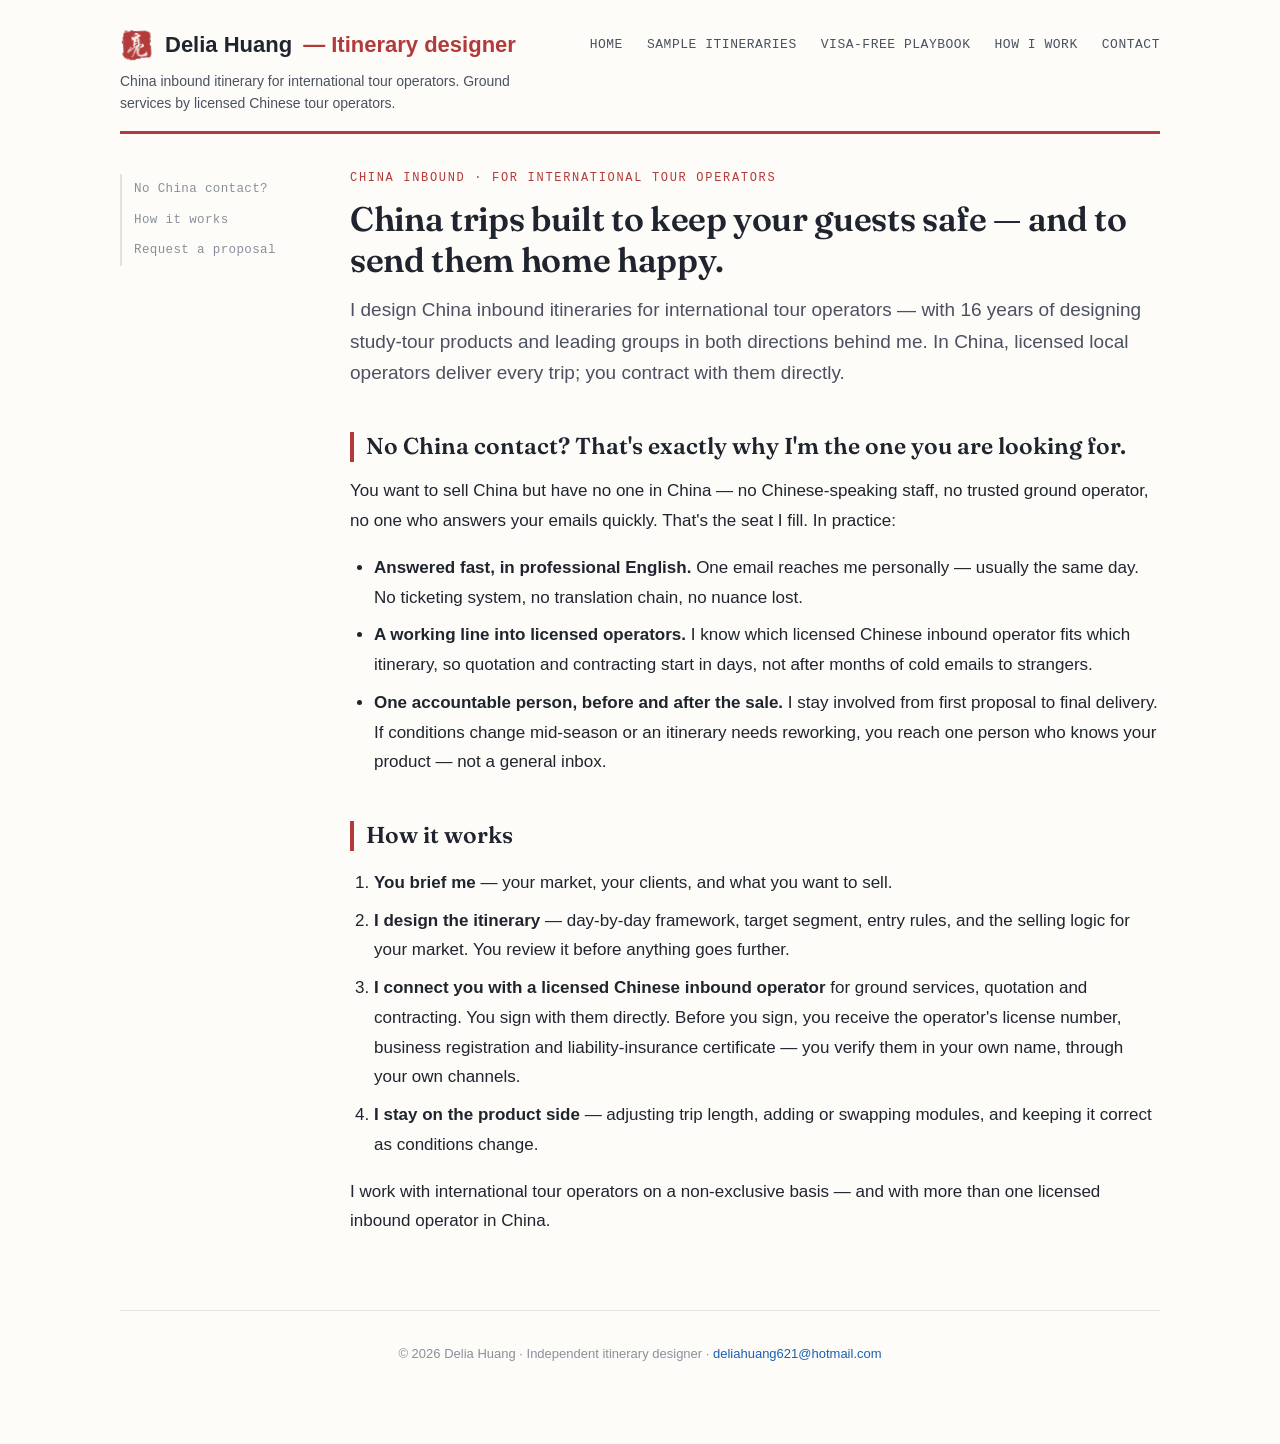
<file: index.html>
<!DOCTYPE html>
<html lang="en">
<head>
<meta charset="UTF-8">
<meta name="viewport" content="width=device-width, initial-scale=1">
<title>Delia Huang — China Inbound Itineraries | Visa-Free China Itinerary for International Tour Operators</title>
<meta name="description" content="Visa-free China inbound itineraries for international tour operators — food journeys, heritage trips — designed by Delia Huang, 16 years designing and personally leading study-tour groups; ground services by licensed Chinese inbound operators. B2B only.">
<meta property="og:title" content="Delia Huang — China Inbound Itineraries">
<meta property="og:description" content="Visa-free-ready China itineraries for international tour operators. Food journeys, heritage trips — every entry-rule claim linked to official NIA sources.">
<meta property="og:type" content="website">
<meta property="og:url" content="https://deliahuang621-png.github.io/china-inbound-tours/">
<script type="application/ld+json">
{
  "@context": "https://schema.org",
  "@type": "WebSite",
  "name": "Delia Huang — China Inbound Itineraries",
  "url": "https://deliahuang621-png.github.io/china-inbound-tours/",
  "description": "China inbound itineraries for international tour operators; entry rules verified against official visa-free policy sources. B2B only.",
  "inLanguage": "en",
  "author": {
    "@type": "Person",
    "name": "Delia Huang",
    "email": "mailto:deliahuang621@hotmail.com"
  }
}
</script>
<link rel="preconnect" href="https://fonts.googleapis.com">
<link rel="preconnect" href="https://fonts.gstatic.com" crossorigin>
<link href="https://fonts.googleapis.com/css2?family=Fraunces:opsz,wght@9..144,500;9..144,600&family=IBM+Plex+Mono:wght@400;600&display=swap" rel="stylesheet">
<link rel="stylesheet" href="styles.css">
</head>
<body id="top" class="has-sidenav">
<header class="site-header">
  <div class="brand-block">
<div class="brand"><a href="index.html"><span class="chop" aria-hidden="true"><svg viewBox="0 0 48 48" width="30" height="30" role="img"><defs><filter id="chopBody" x="-30%" y="-30%" width="160%" height="160%"><feTurbulence type="fractalNoise" baseFrequency="0.085" numOctaves="4" seed="7" result="n"/><feDisplacementMap in="SourceGraphic" in2="n" scale="5.5"/></filter><filter id="chopChar" x="-20%" y="-20%" width="140%" height="140%"><feTurbulence type="fractalNoise" baseFrequency="0.32" numOctaves="3" seed="3" result="n"/><feDisplacementMap in="SourceGraphic" in2="n" scale="1.5"/></filter></defs><g filter="url(#chopBody)"><rect x="4.5" y="4.5" width="39" height="39" rx="6.5" fill="#b33a3a"/></g><image href="chop-liang.png" x="10.2" y="7" width="27.6" height="34" preserveAspectRatio="xMidYMid meet" filter="url(#chopChar)"/></svg></span>Delia Huang <span class="accent">— Itinerary designer</span></a></div>
  <div class="tagline">China inbound itinerary for international tour operators. Ground services by licensed Chinese tour operators.</div>
</div>
  <nav class="site-nav">
    <a href="index.html">Home</a>
    <a href="itineraries.html">Sample Itineraries</a>
    <a href="visa-free-playbook.html">Visa-Free Playbook</a>
    <a href="about.html">How I Work</a>
    <a href="contact.html">Contact</a>
  </nav>
</header>
<div class="page-body">
  <nav class="side-nav">
    <a href="#no-china-contact">No China contact?</a>
    <a href="#how-it-works">How it works</a>
    <a href="contact.html">Request a proposal</a>
  </nav>
  <main>

<p class="eyebrow">China inbound · for international tour operators</p>

<h1>China trips built to keep your guests safe — and to send them home happy.</h1>
<p class="lede">I design China inbound itineraries for international tour operators — with 16 years of
designing study-tour products and leading groups in both directions behind me. In China, licensed local
operators deliver every trip; you contract with them directly.</p>

<h2 id="no-china-contact">No China contact? That's exactly why I'm the one you are looking for.</h2>
<p>You want to sell China but have no one in China — no Chinese-speaking staff, no trusted ground
operator, no one who answers your emails quickly. That's the seat I fill. In practice:</p>
<ul>
<li><strong>Answered fast, in professional English.</strong> One email reaches me personally — usually the same
day. No ticketing system, no translation chain, no nuance lost.</li>
<li><strong>A working line into licensed operators.</strong> I know which licensed Chinese inbound operator fits
which itinerary, so quotation and contracting start in days, not after months of cold emails to strangers.</li>
<li><strong>One accountable person, before and after the sale.</strong> I stay involved from first proposal to final delivery. If conditions change
mid-season or an itinerary needs reworking, you reach one person who knows your product — not a general
inbox.</li>
</ul>
<h2 id="how-it-works">How it works</h2>
<ol>
  <li><strong>You brief me</strong> — your market, your clients, and what you want to sell.</li>
  <li><strong>I design the itinerary</strong> — day-by-day framework, target segment, entry rules, and the selling logic for your market. You review it before anything goes further.</li>
  <li><strong>I connect you with a licensed Chinese inbound operator</strong> for ground services, quotation and contracting. You sign with them directly. Before you sign, you receive the operator's license number, business registration and liability-insurance certificate — you verify them in your own name, through your own channels.</li>
  <li><strong>I stay on the product side</strong> — adjusting trip length, adding or swapping modules, and keeping it correct as conditions change.</li>
</ol>
<p>I work with international tour operators on a non-exclusive basis — and with more than one licensed inbound operator in China.</p>



  </main>
</div>
<footer class="site-footer">
  <p>© 2026 Delia Huang · Independent itinerary designer · <a href="mailto:deliahuang621@hotmail.com">deliahuang621@hotmail.com</a></p>
</footer>
<a href="#top" class="to-top" aria-label="Back to top"><span class="tt-btn">↑</span><span class="tt-label">Back to top</span></a>
<script>
(function () {
  var b = document.querySelector('.to-top');
  if (!b) return;
  addEventListener('scroll', function () {
    b.classList.toggle('show', scrollY > 500);
  }, { passive: true });
})();
</script>
</body>
</html>
</file>
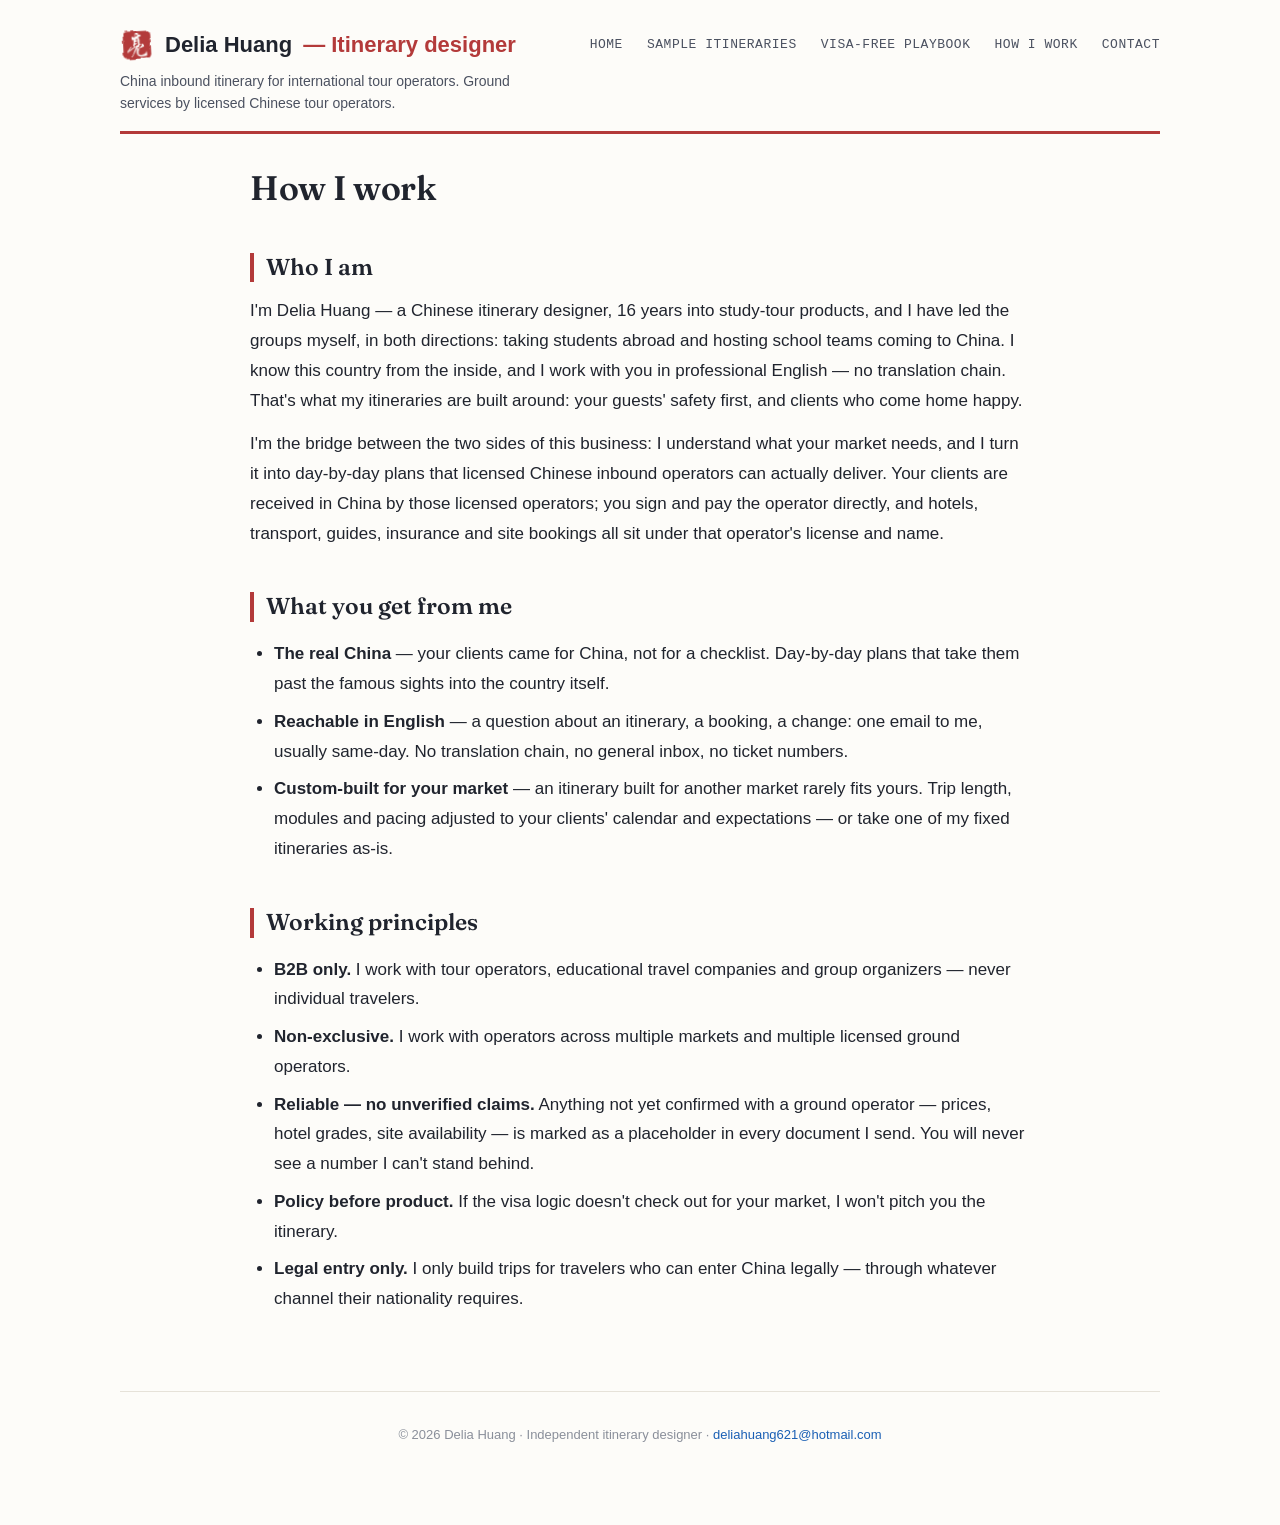
<file: about.html>
<!DOCTYPE html>
<html lang="en">
<head>
<meta charset="UTF-8">
<meta name="viewport" content="width=device-width, initial-scale=1">
<title>How I Work — Independent Itinerary Designer for China Inbound | Delia Huang</title>
<meta name="description" content="Delia Huang designs China inbound itineraries for international tour operators: entry rules verified first, customization on request. Ground services and contracting through licensed Chinese inbound tour operators. B2B only.">
<meta property="og:title" content="How I Work — Delia Huang, China Inbound Itineraries">
<meta property="og:type" content="profile">
<link rel="preconnect" href="https://fonts.googleapis.com">
<link rel="preconnect" href="https://fonts.gstatic.com" crossorigin>
<link href="https://fonts.googleapis.com/css2?family=Fraunces:opsz,wght@9..144,500;9..144,600&family=IBM+Plex+Mono:wght@400;600&display=swap" rel="stylesheet">
<link rel="stylesheet" href="styles.css">
</head>
<body id="top">
<header class="site-header">
  <div class="brand-block">
<div class="brand"><a href="index.html"><span class="chop" aria-hidden="true"><svg viewBox="0 0 48 48" width="30" height="30" role="img"><defs><filter id="chopBody" x="-30%" y="-30%" width="160%" height="160%"><feTurbulence type="fractalNoise" baseFrequency="0.085" numOctaves="4" seed="7" result="n"/><feDisplacementMap in="SourceGraphic" in2="n" scale="5.5"/></filter><filter id="chopChar" x="-20%" y="-20%" width="140%" height="140%"><feTurbulence type="fractalNoise" baseFrequency="0.32" numOctaves="3" seed="3" result="n"/><feDisplacementMap in="SourceGraphic" in2="n" scale="1.5"/></filter></defs><g filter="url(#chopBody)"><rect x="4.5" y="4.5" width="39" height="39" rx="6.5" fill="#b33a3a"/></g><image href="chop-liang.png" x="10.2" y="7" width="27.6" height="34" preserveAspectRatio="xMidYMid meet" filter="url(#chopChar)"/></svg></span>Delia Huang <span class="accent">— Itinerary designer</span></a></div>
  <div class="tagline">China inbound itinerary for international tour operators. Ground services by licensed Chinese tour operators.</div>
</div>
  <nav class="site-nav">
    <a href="index.html">Home</a>
    <a href="itineraries.html">Sample Itineraries</a>
    <a href="visa-free-playbook.html">Visa-Free Playbook</a>
    <a href="about.html">How I Work</a>
    <a href="contact.html">Contact</a>
  </nav>
</header>

<div class="page-body">
  <main class="narrow">

<h1>How I work</h1>

<h2>Who I am</h2>
<p>I'm Delia Huang — a Chinese itinerary designer, 16 years into study-tour products, and I have led
the groups myself, in both directions: taking students abroad and hosting school teams coming to China. I
know this country from the inside, and I work with you in professional English — no translation chain.
That's what my itineraries are built around: your guests' safety first, and clients who come home happy.</p>
<p>I'm the bridge between the two sides of this business: I understand what your market needs, and I turn
it into day-by-day plans that licensed Chinese inbound operators can actually deliver. Your clients are
received in China by those licensed operators; you sign and pay the operator directly, and hotels,
transport, guides, insurance and site bookings all sit under that operator's license and name.</p>

<h2>What you get from me</h2>
<ul>
<li><strong>The real China</strong> — your clients came for China, not for a checklist. Day-by-day plans that
take them past the famous sights into the country itself.</li>
<li><strong>Reachable in English</strong> — a question about an itinerary, a booking, a change: one email to me,
usually same-day. No translation chain, no general inbox, no ticket numbers.</li>
<li><strong>Custom-built for your market</strong> — an itinerary built for another market rarely fits yours. Trip length,
modules and pacing adjusted to your clients' calendar and expectations — or take one of my fixed itineraries as-is.</li>
</ul>

<h2>Working principles</h2>
<ul>
<li><strong>B2B only.</strong> I work with tour operators, educational travel companies and group organizers — never individual travelers.</li>
<li><strong>Non-exclusive.</strong> I work with operators across multiple markets and multiple licensed ground operators.</li>
<li><strong>Reliable — no unverified claims.</strong> Anything not yet confirmed with a ground operator — prices, hotel grades, site availability — is marked as a placeholder in every document I send. You will never see a number I can't stand behind.</li>
<li><strong>Policy before product.</strong> If the visa logic doesn't check out for your market, I won't pitch you the itinerary.</li>
<li><strong>Legal entry only.</strong> I only build trips for travelers who can enter China legally — through whatever channel their nationality requires.</li>
</ul>

  </main>
</div>

<footer class="site-footer">
  <p>© 2026 Delia Huang · Independent itinerary designer · <a href="mailto:deliahuang621@hotmail.com">deliahuang621@hotmail.com</a></p>
</footer>
<a href="#top" class="to-top" aria-label="Back to top"><span class="tt-btn">↑</span><span class="tt-label">Back to top</span></a>
<script>
(function () {
  var b = document.querySelector('.to-top');
  if (!b) return;
  addEventListener('scroll', function () {
    b.classList.toggle('show', scrollY > 500);
  }, { passive: true });
})();
</script>
</body>
</html>
</file>
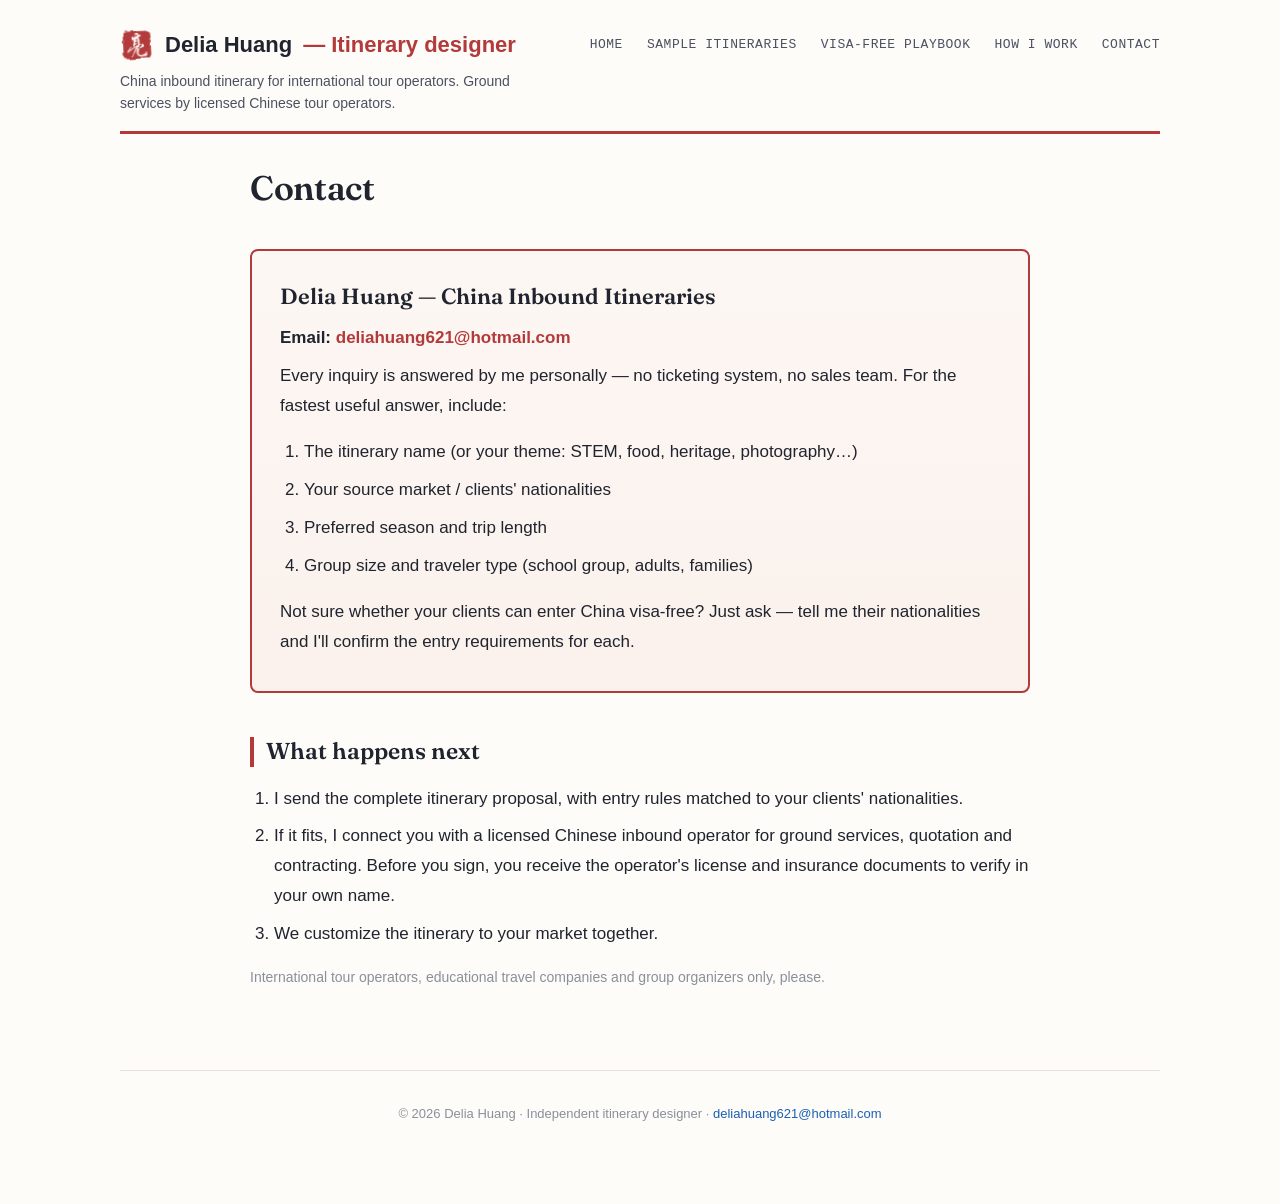
<file: contact.html>
<!DOCTYPE html>
<html lang="en">
<head>
<meta charset="UTF-8">
<meta name="viewport" content="width=device-width, initial-scale=1">
<title>Contact — Delia Huang, China Inbound Itineraries</title>
<meta name="description" content="Contact Delia Huang for China inbound itinerary proposals: food journeys, heritage trips for international tour operators. B2B only.">
<link rel="preconnect" href="https://fonts.googleapis.com">
<link rel="preconnect" href="https://fonts.gstatic.com" crossorigin>
<link href="https://fonts.googleapis.com/css2?family=Fraunces:opsz,wght@9..144,500;9..144,600&family=IBM+Plex+Mono:wght@400;600&display=swap" rel="stylesheet">
<link rel="stylesheet" href="styles.css">
</head>
<body id="top">
<header class="site-header">
  <div class="brand-block">
<div class="brand"><a href="index.html"><span class="chop" aria-hidden="true"><svg viewBox="0 0 48 48" width="30" height="30" role="img"><defs><filter id="chopBody" x="-30%" y="-30%" width="160%" height="160%"><feTurbulence type="fractalNoise" baseFrequency="0.085" numOctaves="4" seed="7" result="n"/><feDisplacementMap in="SourceGraphic" in2="n" scale="5.5"/></filter><filter id="chopChar" x="-20%" y="-20%" width="140%" height="140%"><feTurbulence type="fractalNoise" baseFrequency="0.32" numOctaves="3" seed="3" result="n"/><feDisplacementMap in="SourceGraphic" in2="n" scale="1.5"/></filter></defs><g filter="url(#chopBody)"><rect x="4.5" y="4.5" width="39" height="39" rx="6.5" fill="#b33a3a"/></g><image href="chop-liang.png" x="10.2" y="7" width="27.6" height="34" preserveAspectRatio="xMidYMid meet" filter="url(#chopChar)"/></svg></span>Delia Huang <span class="accent">— Itinerary designer</span></a></div>
  <div class="tagline">China inbound itinerary for international tour operators. Ground services by licensed Chinese tour operators.</div>
</div>
  <nav class="site-nav">
    <a href="index.html">Home</a>
    <a href="itineraries.html">Sample Itineraries</a>
    <a href="visa-free-playbook.html">Visa-Free Playbook</a>
    <a href="about.html">How I Work</a>
    <a href="contact.html">Contact</a>
  </nav>
</header>

<div class="page-body">
  <main class="narrow">

<h1>Contact</h1>

<div class="cta-band">
  <div class="cta-title">Delia Huang — China Inbound Itineraries</div>
  <p><strong>Email: <a href="mailto:deliahuang621@hotmail.com">deliahuang621@hotmail.com</a></strong></p>
  <p>Every inquiry is answered by me personally — no ticketing system, no sales team. For the fastest useful answer, include:</p>
  <ol>
    <li>The itinerary name (or your theme: STEM, food, heritage, photography…)</li>
    <li>Your source market / clients' nationalities</li>
    <li>Preferred season and trip length</li>
    <li>Group size and traveler type (school group, adults, families)</li>
  </ol>
  <p>Not sure whether your clients can enter China visa-free? Just ask — tell me their
  nationalities and I'll confirm the entry requirements for each.</p>
</div>

<h2>What happens next</h2>
<ol>
<li>I send the complete itinerary proposal, with entry rules matched to your clients' nationalities.</li>
<li>If it fits, I connect you with a licensed Chinese inbound operator for ground services, quotation and contracting. Before you sign, you receive the operator's license and insurance documents to verify in your own name.</li>
<li>We customize the itinerary to your market together.</li>
</ol>

<p class="meta">International tour operators, educational travel companies and group organizers only, please.</p>

  </main>
</div>

<footer class="site-footer">
  <p>© 2026 Delia Huang · Independent itinerary designer · <a href="mailto:deliahuang621@hotmail.com">deliahuang621@hotmail.com</a></p>
</footer>
<a href="#top" class="to-top" aria-label="Back to top"><span class="tt-btn">↑</span><span class="tt-label">Back to top</span></a>
<script>
(function () {
  var b = document.querySelector('.to-top');
  if (!b) return;
  addEventListener('scroll', function () {
    b.classList.toggle('show', scrollY > 500);
  }, { passive: true });
})();
</script>
</body>
</html>
</file>
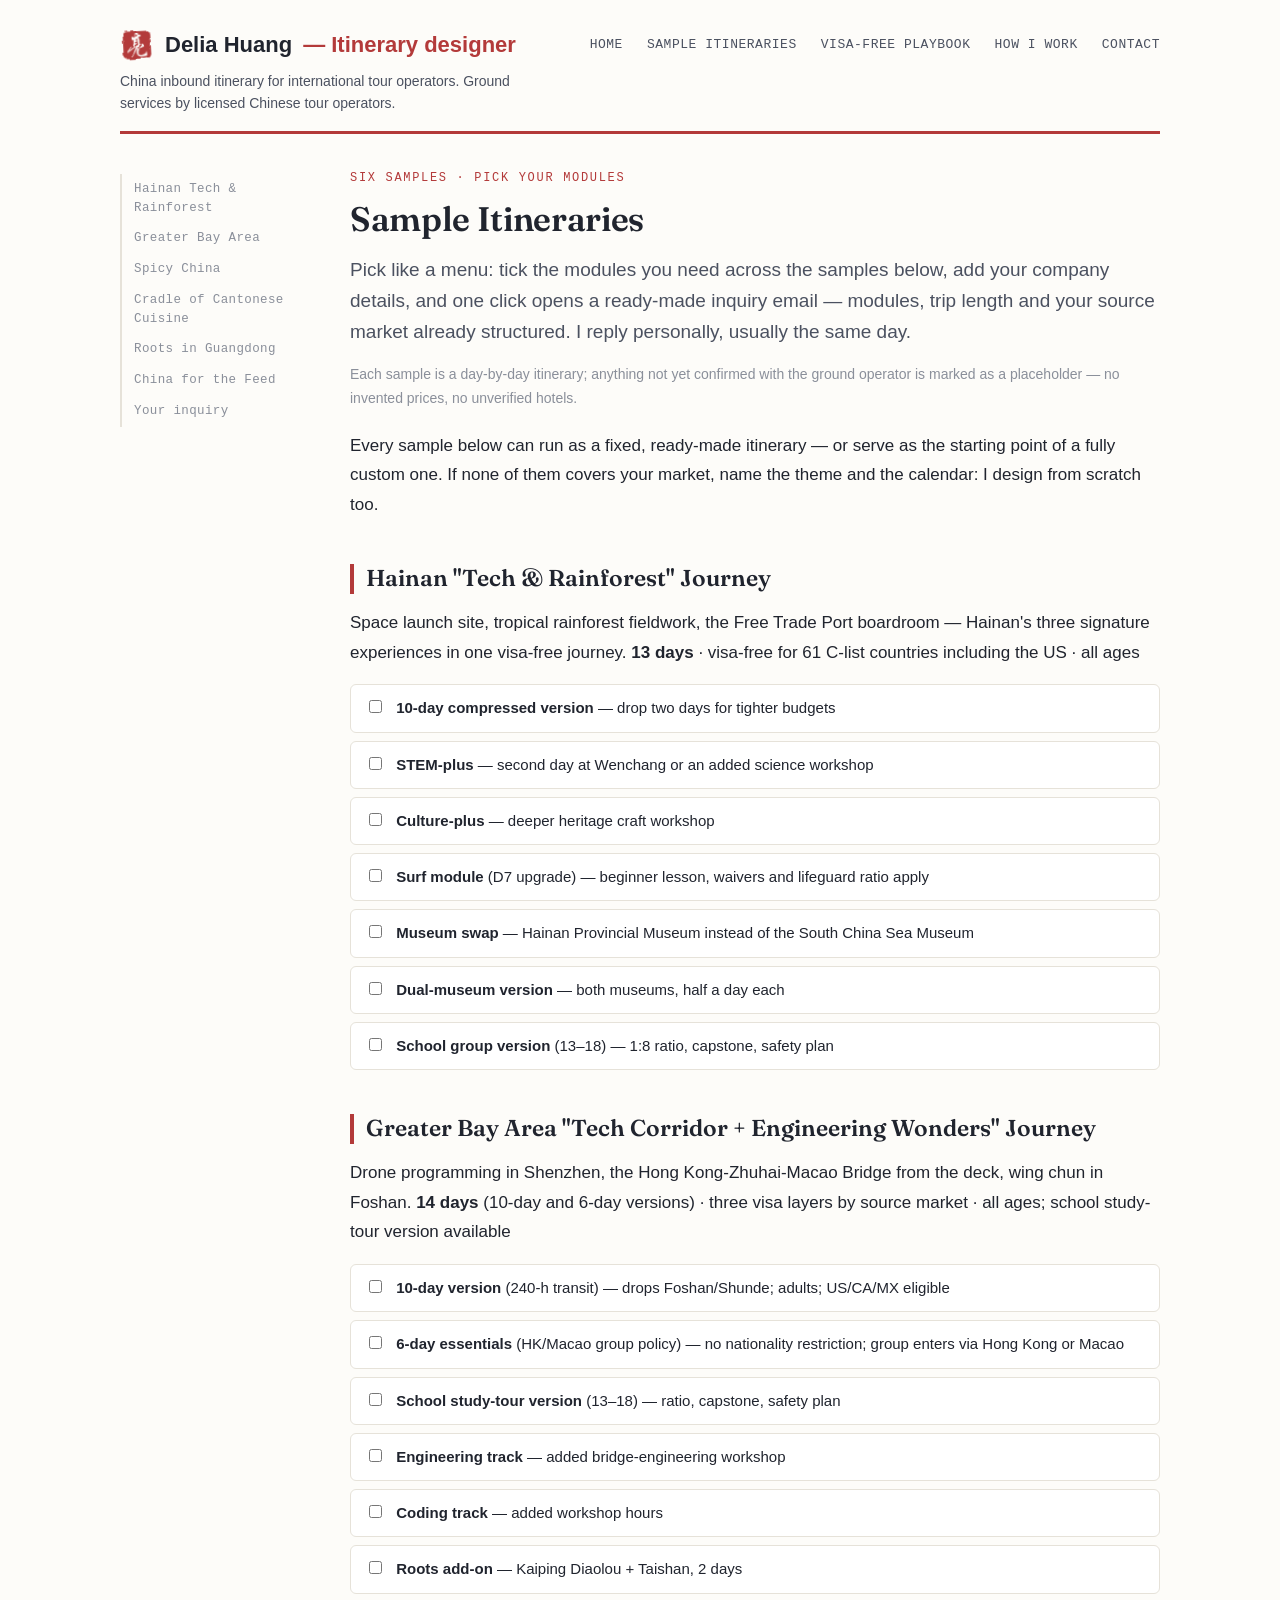
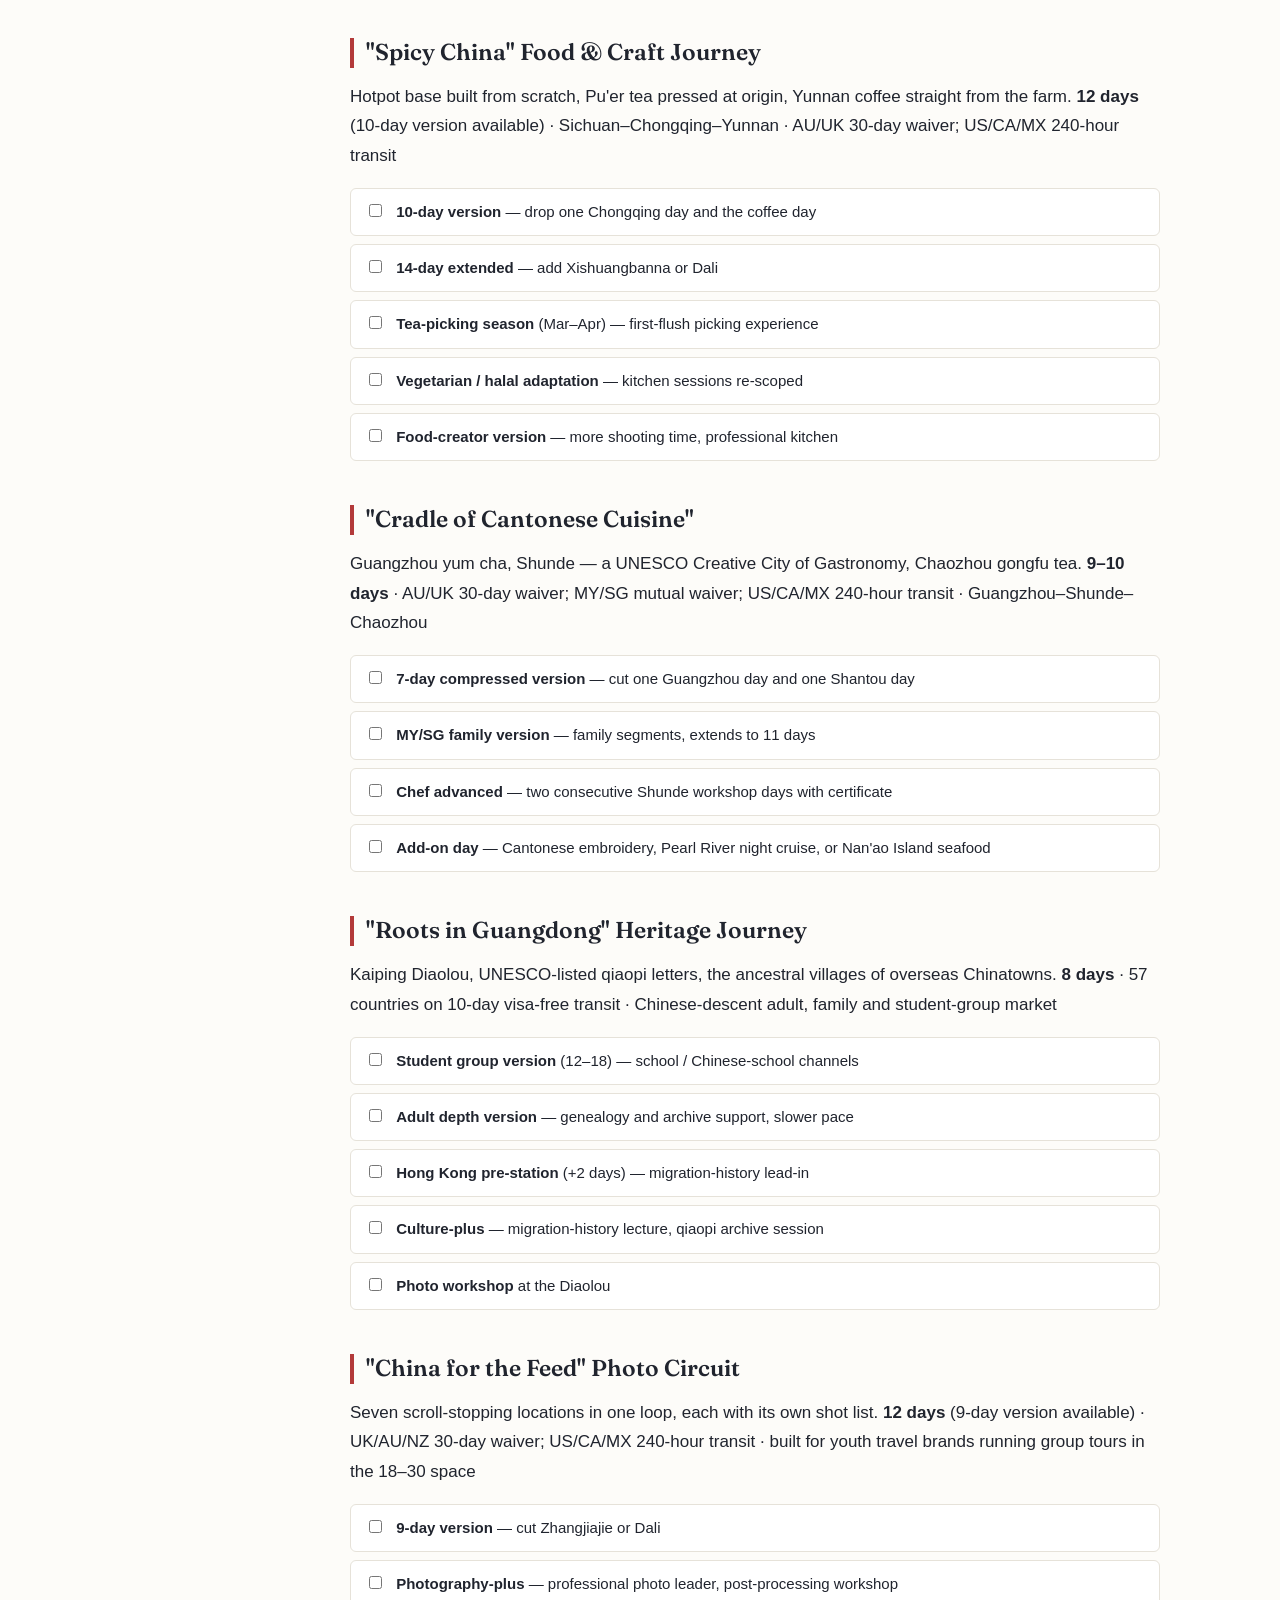
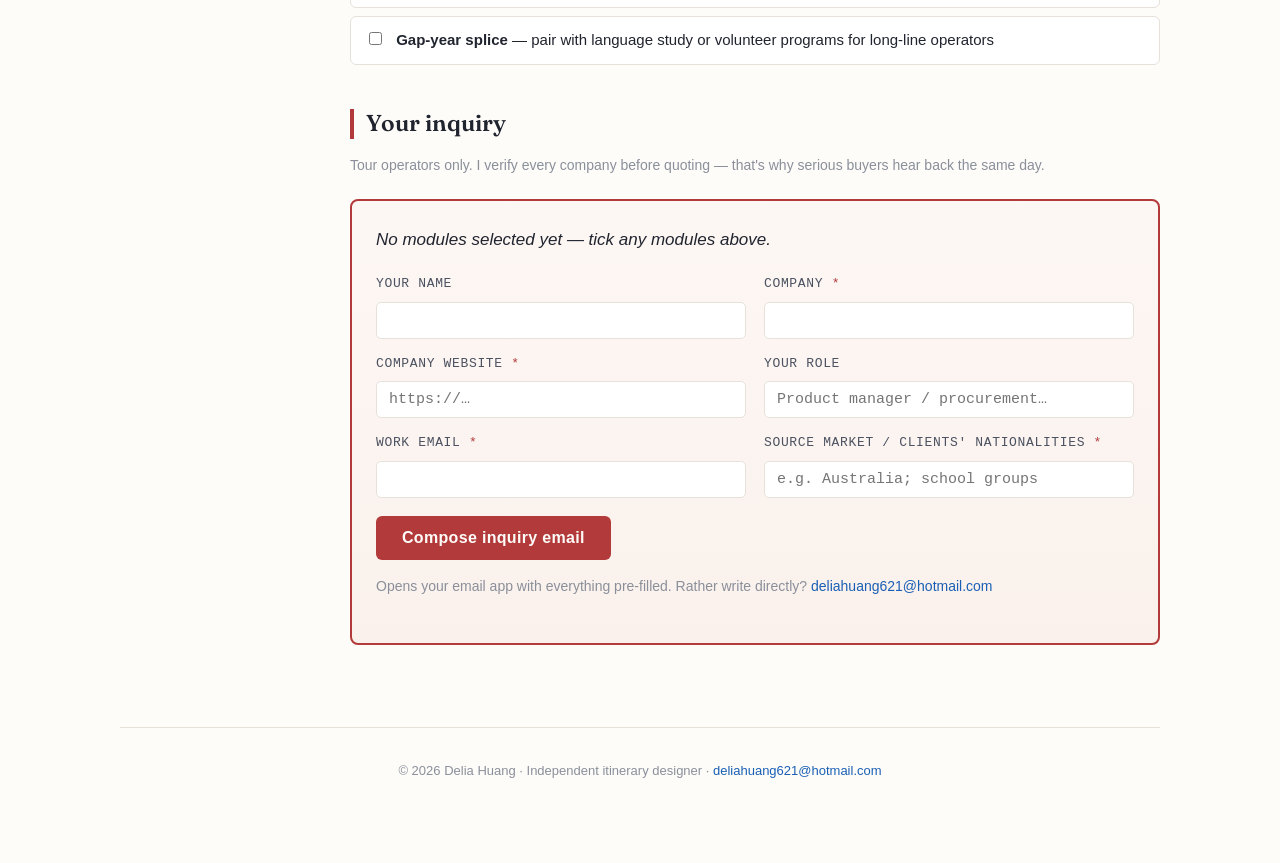
<file: itineraries.html>
<!DOCTYPE html>
<html lang="en">
<head>
<meta charset="UTF-8">
<meta name="viewport" content="width=device-width, initial-scale=1">
<title>Sample Itineraries — Pick Your Modules | Delia Huang</title>
<meta name="description" content="Build your China itinerary inquiry in minutes: tick the modules you need across six sample itineraries (Hainan tech, Greater Bay Area tech, southwest China food, Cantonese cuisine, Guangdong heritage, photo circuit), add your company details, and send one structured inquiry. Tour operators only.">
<meta property="og:title" content="Sample Itineraries — Pick Your Modules | Delia Huang">
<meta property="og:description" content="Six day-by-day China itinerary samples with selectable modules. Tick what you need, send one structured inquiry — answered personally, usually the same day.">
<meta property="og:type" content="website">
<meta property="og:url" content="https://deliahuang621-png.github.io/china-inbound-tours/itineraries.html">
<link rel="preconnect" href="https://fonts.googleapis.com">
<link rel="preconnect" href="https://fonts.gstatic.com" crossorigin>
<link href="https://fonts.googleapis.com/css2?family=Fraunces:opsz,wght@9..144,500;9..144,600&family=IBM+Plex+Mono:wght@400;600&display=swap" rel="stylesheet">
<link rel="stylesheet" href="styles.css">
</head>
<body id="top" class="has-sidenav">
<header class="site-header">
  <div class="brand-block">
<div class="brand"><a href="index.html"><span class="chop" aria-hidden="true"><svg viewBox="0 0 48 48" width="30" height="30" role="img"><defs><filter id="chopBody" x="-30%" y="-30%" width="160%" height="160%"><feTurbulence type="fractalNoise" baseFrequency="0.085" numOctaves="4" seed="7" result="n"/><feDisplacementMap in="SourceGraphic" in2="n" scale="5.5"/></filter><filter id="chopChar" x="-20%" y="-20%" width="140%" height="140%"><feTurbulence type="fractalNoise" baseFrequency="0.32" numOctaves="3" seed="3" result="n"/><feDisplacementMap in="SourceGraphic" in2="n" scale="1.5"/></filter></defs><g filter="url(#chopBody)"><rect x="4.5" y="4.5" width="39" height="39" rx="6.5" fill="#b33a3a"/></g><image href="chop-liang.png" x="10.2" y="7" width="27.6" height="34" preserveAspectRatio="xMidYMid meet" filter="url(#chopChar)"/></svg></span>Delia Huang <span class="accent">— Itinerary designer</span></a></div>
  <div class="tagline">China inbound itinerary for international tour operators. Ground services by licensed Chinese tour operators.</div>
</div>
  <nav class="site-nav">
    <a href="index.html">Home</a>
    <a href="itineraries.html">Sample Itineraries</a>
    <a href="visa-free-playbook.html">Visa-Free Playbook</a>
    <a href="about.html">How I Work</a>
    <a href="contact.html">Contact</a>
  </nav>
</header>

<div class="page-body">
  <nav class="side-nav">
    <a href="#hainan">Hainan Tech &amp; Rainforest</a>
    <a href="#gba">Greater Bay Area</a>
    <a href="#spicy">Spicy China</a>
    <a href="#cantonese">Cradle of Cantonese Cuisine</a>
    <a href="#roots">Roots in Guangdong</a>
    <a href="#feed">China for the Feed</a>
    <a href="#inquiry">Your inquiry</a>
  </nav>
  <main>

<p class="eyebrow">Six samples · pick your modules</p>

<h1>Sample Itineraries</h1>
<p class="lede">Pick like a menu: tick the modules you need across the samples below, add your company
details, and one click opens a ready-made inquiry email — modules, trip length and your source market
already structured. I reply personally, usually the same day.</p>
<p class="meta">Each sample is a day-by-day itinerary; anything not yet confirmed with the ground operator
is marked as a placeholder — no invented prices, no unverified hotels.</p>
<p>Every sample below can run as a fixed, ready-made itinerary — or serve as the starting point of a fully
custom one. If none of them covers your market, name the theme and the calendar: I design from scratch too.</p>

<h2 id="hainan">Hainan "Tech &amp; Rainforest" Journey</h2>
<p>Space launch site, tropical rainforest fieldwork, the Free Trade Port boardroom — Hainan's three
signature experiences in one visa-free journey. <strong>13 days</strong> · visa-free for 61 C-list countries
including the US · all ages</p>
<ul class="mod-list">
  <li><label><input type="checkbox" class="mod" data-trip="Hainan Tech & Rainforest" value="10-day compressed version"> <strong>10-day compressed version</strong> — drop two days for tighter budgets</label></li>
  <li><label><input type="checkbox" class="mod" data-trip="Hainan Tech & Rainforest" value="STEM-plus module"> <strong>STEM-plus</strong> — second day at Wenchang or an added science workshop</label></li>
  <li><label><input type="checkbox" class="mod" data-trip="Hainan Tech & Rainforest" value="Culture-plus module"> <strong>Culture-plus</strong> — deeper heritage craft workshop</label></li>
  <li><label><input type="checkbox" class="mod" data-trip="Hainan Tech & Rainforest" value="Surf module (D7 upgrade)"> <strong>Surf module</strong> (D7 upgrade) — beginner lesson, waivers and lifeguard ratio apply</label></li>
  <li><label><input type="checkbox" class="mod" data-trip="Hainan Tech & Rainforest" value="Museum swap (Provincial Museum)"> <strong>Museum swap</strong> — Hainan Provincial Museum instead of the South China Sea Museum</label></li>
  <li><label><input type="checkbox" class="mod" data-trip="Hainan Tech & Rainforest" value="Dual-museum version"> <strong>Dual-museum version</strong> — both museums, half a day each</label></li>
  <li><label><input type="checkbox" class="mod" data-trip="Hainan Tech & Rainforest" value="School group version (13-18)"> <strong>School group version</strong> (13–18) — 1:8 ratio, capstone, safety plan</label></li>
</ul>

<h2 id="gba">Greater Bay Area "Tech Corridor + Engineering Wonders" Journey</h2>
<p>Drone programming in Shenzhen, the Hong Kong-Zhuhai-Macao Bridge from the deck, wing chun in Foshan.
<strong>14 days</strong> (10-day and 6-day versions) · three visa layers by source market · all ages; school
study-tour version available</p>
<ul class="mod-list">
  <li><label><input type="checkbox" class="mod" data-trip="Greater Bay Area" value="10-day version (240-h transit)"> <strong>10-day version</strong> (240-h transit) — drops Foshan/Shunde; adults; US/CA/MX eligible</label></li>
  <li><label><input type="checkbox" class="mod" data-trip="Greater Bay Area" value="6-day essentials (HK/Macao group policy)"> <strong>6-day essentials</strong> (HK/Macao group policy) — no nationality restriction; group enters via Hong Kong or Macao</label></li>
  <li><label><input type="checkbox" class="mod" data-trip="Greater Bay Area" value="School study-tour version (13-18)"> <strong>School study-tour version</strong> (13–18) — ratio, capstone, safety plan</label></li>
  <li><label><input type="checkbox" class="mod" data-trip="Greater Bay Area" value="Engineering track"> <strong>Engineering track</strong> — added bridge-engineering workshop</label></li>
  <li><label><input type="checkbox" class="mod" data-trip="Greater Bay Area" value="Coding track"> <strong>Coding track</strong> — added workshop hours</label></li>
  <li><label><input type="checkbox" class="mod" data-trip="Greater Bay Area" value="Roots add-on (Kaiping Diaolou + Taishan, 2 days)"> <strong>Roots add-on</strong> — Kaiping Diaolou + Taishan, 2 days</label></li>
</ul>

<h2 id="spicy">"Spicy China" Food &amp; Craft Journey</h2>
<p>Hotpot base built from scratch, Pu'er tea pressed at origin, Yunnan coffee straight from the farm.
<strong>12 days</strong> (10-day version available) · Sichuan–Chongqing–Yunnan · AU/UK 30-day waiver; US/CA/MX 240-hour transit</p>
<ul class="mod-list">
  <li><label><input type="checkbox" class="mod" data-trip="Spicy China" value="10-day version"> <strong>10-day version</strong> — drop one Chongqing day and the coffee day</label></li>
  <li><label><input type="checkbox" class="mod" data-trip="Spicy China" value="14-day extended version"> <strong>14-day extended</strong> — add Xishuangbanna or Dali</label></li>
  <li><label><input type="checkbox" class="mod" data-trip="Spicy China" value="Tea-picking season edition (Mar-Apr)"> <strong>Tea-picking season</strong> (Mar–Apr) — first-flush picking experience</label></li>
  <li><label><input type="checkbox" class="mod" data-trip="Spicy China" value="Vegetarian / halal adaptation"> <strong>Vegetarian / halal adaptation</strong> — kitchen sessions re-scoped</label></li>
  <li><label><input type="checkbox" class="mod" data-trip="Spicy China" value="Food-creator version"> <strong>Food-creator version</strong> — more shooting time, professional kitchen</label></li>
</ul>

<h2 id="cantonese">"Cradle of Cantonese Cuisine"</h2>
<p>Guangzhou yum cha, Shunde — a UNESCO Creative City of Gastronomy, Chaozhou gongfu tea.
<strong>9–10 days</strong> · AU/UK 30-day waiver; MY/SG mutual waiver; US/CA/MX 240-hour transit ·
Guangzhou–Shunde–Chaozhou</p>
<ul class="mod-list">
  <li><label><input type="checkbox" class="mod" data-trip="Cradle of Cantonese Cuisine" value="7-day compressed version"> <strong>7-day compressed version</strong> — cut one Guangzhou day and one Shantou day</label></li>
  <li><label><input type="checkbox" class="mod" data-trip="Cradle of Cantonese Cuisine" value="MY/SG family version (11 days)"> <strong>MY/SG family version</strong> — family segments, extends to 11 days</label></li>
  <li><label><input type="checkbox" class="mod" data-trip="Cradle of Cantonese Cuisine" value="Chef advanced version (2 Shunde days + certificate)"> <strong>Chef advanced</strong> — two consecutive Shunde workshop days with certificate</label></li>
  <li><label><input type="checkbox" class="mod" data-trip="Cradle of Cantonese Cuisine" value="Add-on: Cantonese embroidery / Pearl River cruise / Nan'ao Island seafood day"> <strong>Add-on day</strong> — Cantonese embroidery, Pearl River night cruise, or Nan'ao Island seafood</label></li>
</ul>

<h2 id="roots">"Roots in Guangdong" Heritage Journey</h2>
<p>Kaiping Diaolou, UNESCO-listed qiaopi letters, the ancestral villages of overseas Chinatowns.
<strong>8 days</strong> · 57 countries on 10-day visa-free transit · Chinese-descent adult, family and student-group market</p>
<ul class="mod-list">
  <li><label><input type="checkbox" class="mod" data-trip="Roots in Guangdong" value="Student group version (12-18)"> <strong>Student group version</strong> (12–18) — school / Chinese-school channels</label></li>
  <li><label><input type="checkbox" class="mod" data-trip="Roots in Guangdong" value="Adult depth version"> <strong>Adult depth version</strong> — genealogy and archive support, slower pace</label></li>
  <li><label><input type="checkbox" class="mod" data-trip="Roots in Guangdong" value="Hong Kong pre-station (+2 days)"> <strong>Hong Kong pre-station</strong> (+2 days) — migration-history lead-in</label></li>
  <li><label><input type="checkbox" class="mod" data-trip="Roots in Guangdong" value="Culture-plus (lecture + qiaopi archive session)"> <strong>Culture-plus</strong> — migration-history lecture, qiaopi archive session</label></li>
  <li><label><input type="checkbox" class="mod" data-trip="Roots in Guangdong" value="Photo workshop at the Diaolou"> <strong>Photo workshop</strong> at the Diaolou</label></li>
</ul>

<h2 id="feed">"China for the Feed" Photo Circuit</h2>
<p>Seven scroll-stopping locations in one loop, each with its own shot list. <strong>12 days</strong>
(9-day version available) · UK/AU/NZ 30-day waiver; US/CA/MX 240-hour transit · built for youth travel
brands running group tours in the 18–30 space</p>
<ul class="mod-list">
  <li><label><input type="checkbox" class="mod" data-trip="China for the Feed" value="9-day version"> <strong>9-day version</strong> — cut Zhangjiajie or Dali</label></li>
  <li><label><input type="checkbox" class="mod" data-trip="China for the Feed" value="Photography-plus version"> <strong>Photography-plus</strong> — professional photo leader, post-processing workshop</label></li>
  <li><label><input type="checkbox" class="mod" data-trip="China for the Feed" value="Gap-year splice version"> <strong>Gap-year splice</strong> — pair with language study or volunteer programs for long-line operators</label></li>
</ul>

<h2 id="inquiry">Your inquiry</h2>
<p class="meta">Tour operators only. I verify every company before quoting — that's why serious buyers
hear back the same day.</p>

<div class="inquiry-panel">
  <div id="sel-summary"><em>No modules selected yet — tick any modules above.</em></div>

  <div class="form-grid">
    <label>Your name<br><input type="text" id="f-name" autocomplete="name"></label>
    <label>Company <span class="req">*</span><br><input type="text" id="f-company" autocomplete="organization"></label>
    <label>Company website <span class="req">*</span><br><input type="text" id="f-website" placeholder="https://…" autocomplete="url"></label>
    <label>Your role<br><input type="text" id="f-role" placeholder="Product manager / procurement…"></label>
    <label>Work email <span class="req">*</span><br><input type="text" id="f-email" autocomplete="email"></label>
    <label>Source market / clients' nationalities <span class="req">*</span><br><input type="text" id="f-market" placeholder="e.g. Australia; school groups"></label>
  </div>

  <p id="form-error" class="form-error" hidden></p>
  <p><button type="button" id="send-btn" class="send-btn"><strong>Compose inquiry email</strong></button></p>
  <p class="meta">Opens your email app with everything pre-filled. Rather write directly?
  <a href="mailto:deliahuang621@hotmail.com?subject=China%20itinerary%20proposal%20request">deliahuang621@hotmail.com</a></p>
</div>

  </main>
</div>

<footer class="site-footer">
  <p>© 2026 Delia Huang · Independent itinerary designer · <a href="mailto:deliahuang621@hotmail.com">deliahuang621@hotmail.com</a></p>
</footer>

<script>
(function () {
  var boxes = document.querySelectorAll('.mod');
  var summary = document.getElementById('sel-summary');
  var btn = document.getElementById('send-btn');
  var err = document.getElementById('form-error');

  function selection() {
    var byTrip = {};
    boxes.forEach(function (b) {
      if (b.checked) {
        (byTrip[b.dataset.trip] = byTrip[b.dataset.trip] || []).push(b.value);
      }
    });
    return byTrip;
  }

  function render() {
    var byTrip = selection();
    var trips = Object.keys(byTrip);
    if (!trips.length) {
      summary.innerHTML = '<em>No modules selected yet — tick any modules above.</em>';
      return;
    }
    var html = '<strong>Your selection:</strong><ul>';
    trips.forEach(function (t) {
      html += '<li>' + t + ': ' + byTrip[t].join('; ') + '</li>';
    });
    summary.innerHTML = html + '</ul>';
  }
  boxes.forEach(function (b) { b.addEventListener('change', render); });

  function val(id) { return document.getElementById(id).value.trim(); }

  btn.addEventListener('click', function () {
    var byTrip = selection();
    var problems = [];
    if (!Object.keys(byTrip).length) problems.push('tick at least one module');
    if (!val('f-company')) problems.push('company');
    if (val('f-website').indexOf('.') < 0) problems.push('a valid company website');
    if (val('f-email').indexOf('@') < 0) problems.push('a valid work email');
    if (!val('f-market')) problems.push('source market');
    if (problems.length) {
      err.textContent = 'Please add: ' + problems.join(', ') + '.';
      err.hidden = false;
      return;
    }
    err.hidden = true;

    var lines = ['Hello Delia,', '', 'Selected modules:'];
    Object.keys(byTrip).forEach(function (t) {
      lines.push('', t + ':');
      byTrip[t].forEach(function (m) { lines.push('- ' + m); });
    });
    lines.push('', 'Company: ' + val('f-company'),
      'Website: ' + val('f-website'),
      'Role: ' + (val('f-role') || '—'),
      'Work email: ' + val('f-email'),
      'Source market: ' + val('f-market'),
      'Name: ' + (val('f-name') || '—'),
      '', '(sent from the Sample Itineraries page)');

    var subject = 'Module inquiry — ' + val('f-company');
    window.location.href = 'mailto:deliahuang621@hotmail.com'
      + '?subject=' + encodeURIComponent(subject)
      + '&body=' + encodeURIComponent(lines.join('\n'));
  });
})();
</script>
<a href="#top" class="to-top" aria-label="Back to top"><span class="tt-btn">↑</span><span class="tt-label">Back to top</span></a>
<script>
(function () {
  var b = document.querySelector('.to-top');
  if (!b) return;
  addEventListener('scroll', function () {
    b.classList.toggle('show', scrollY > 500);
  }, { passive: true });
})();
</script>
</body>
</html>
</file>
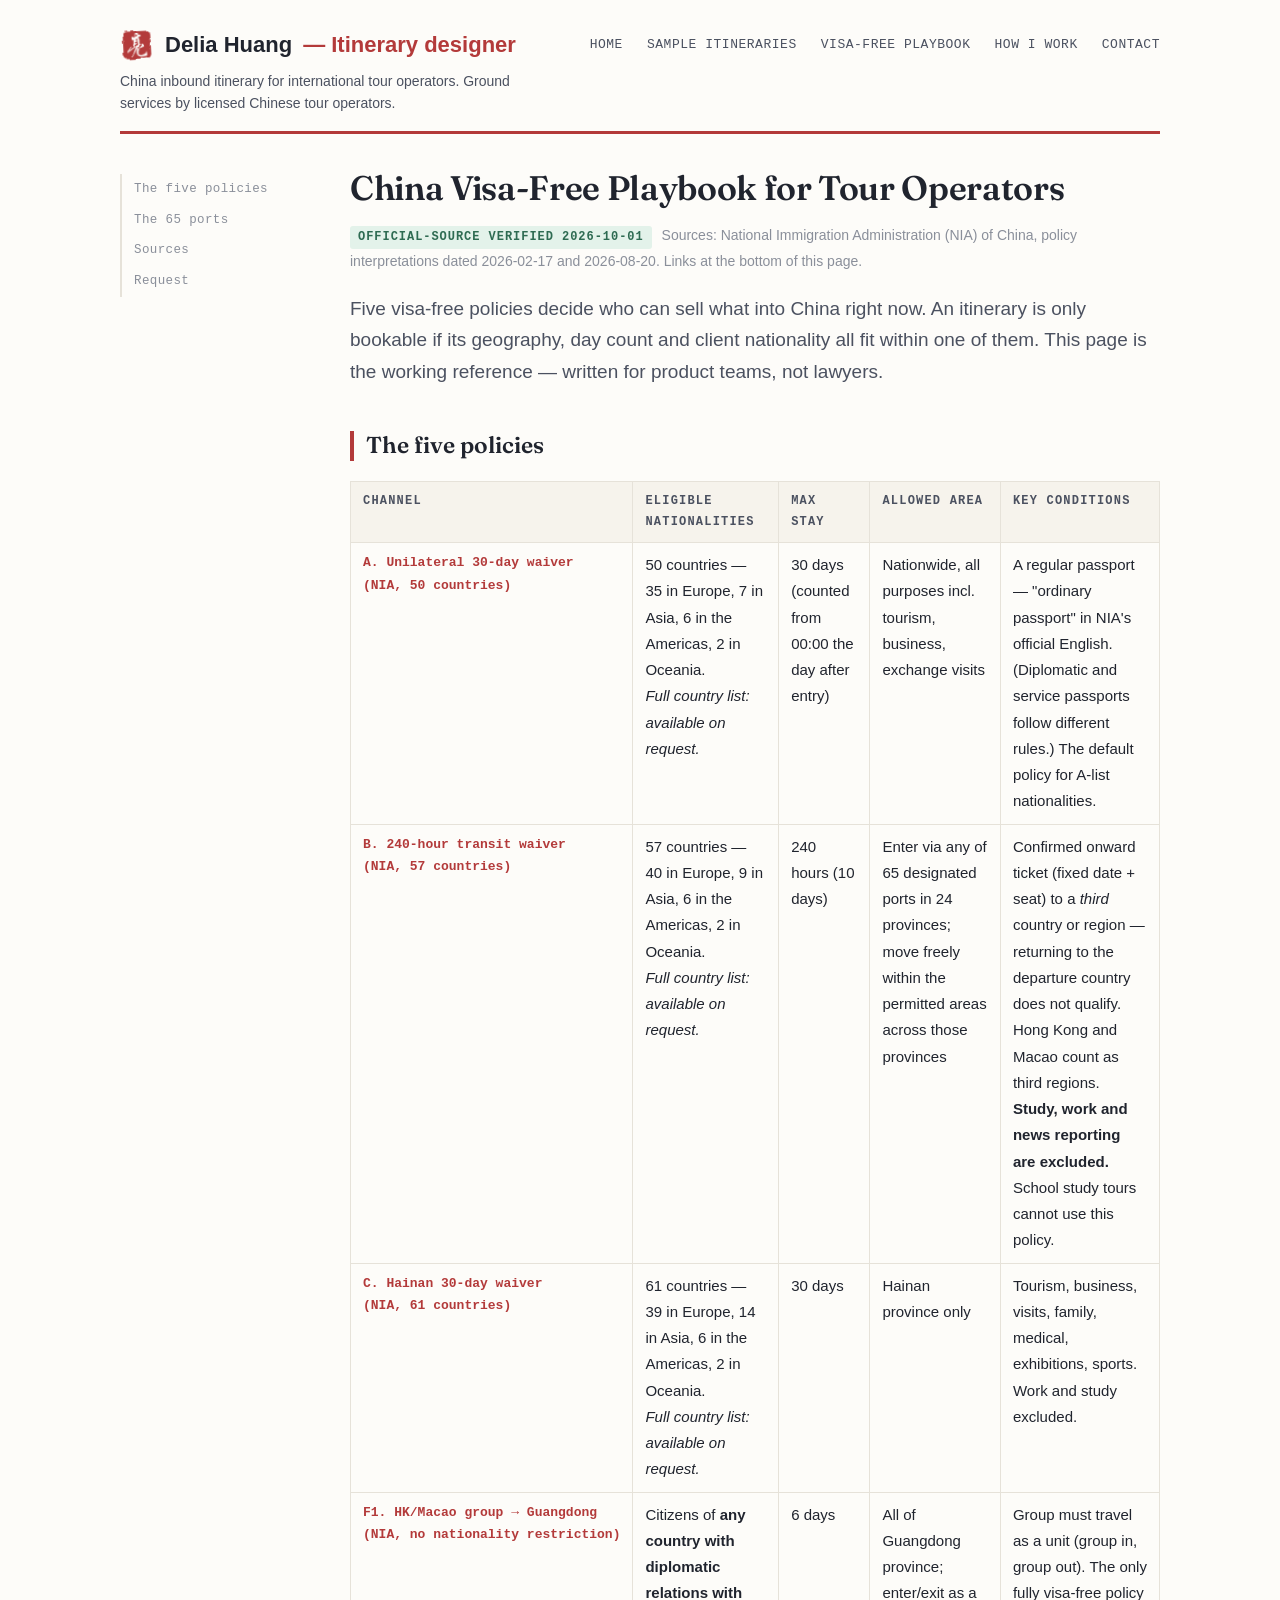
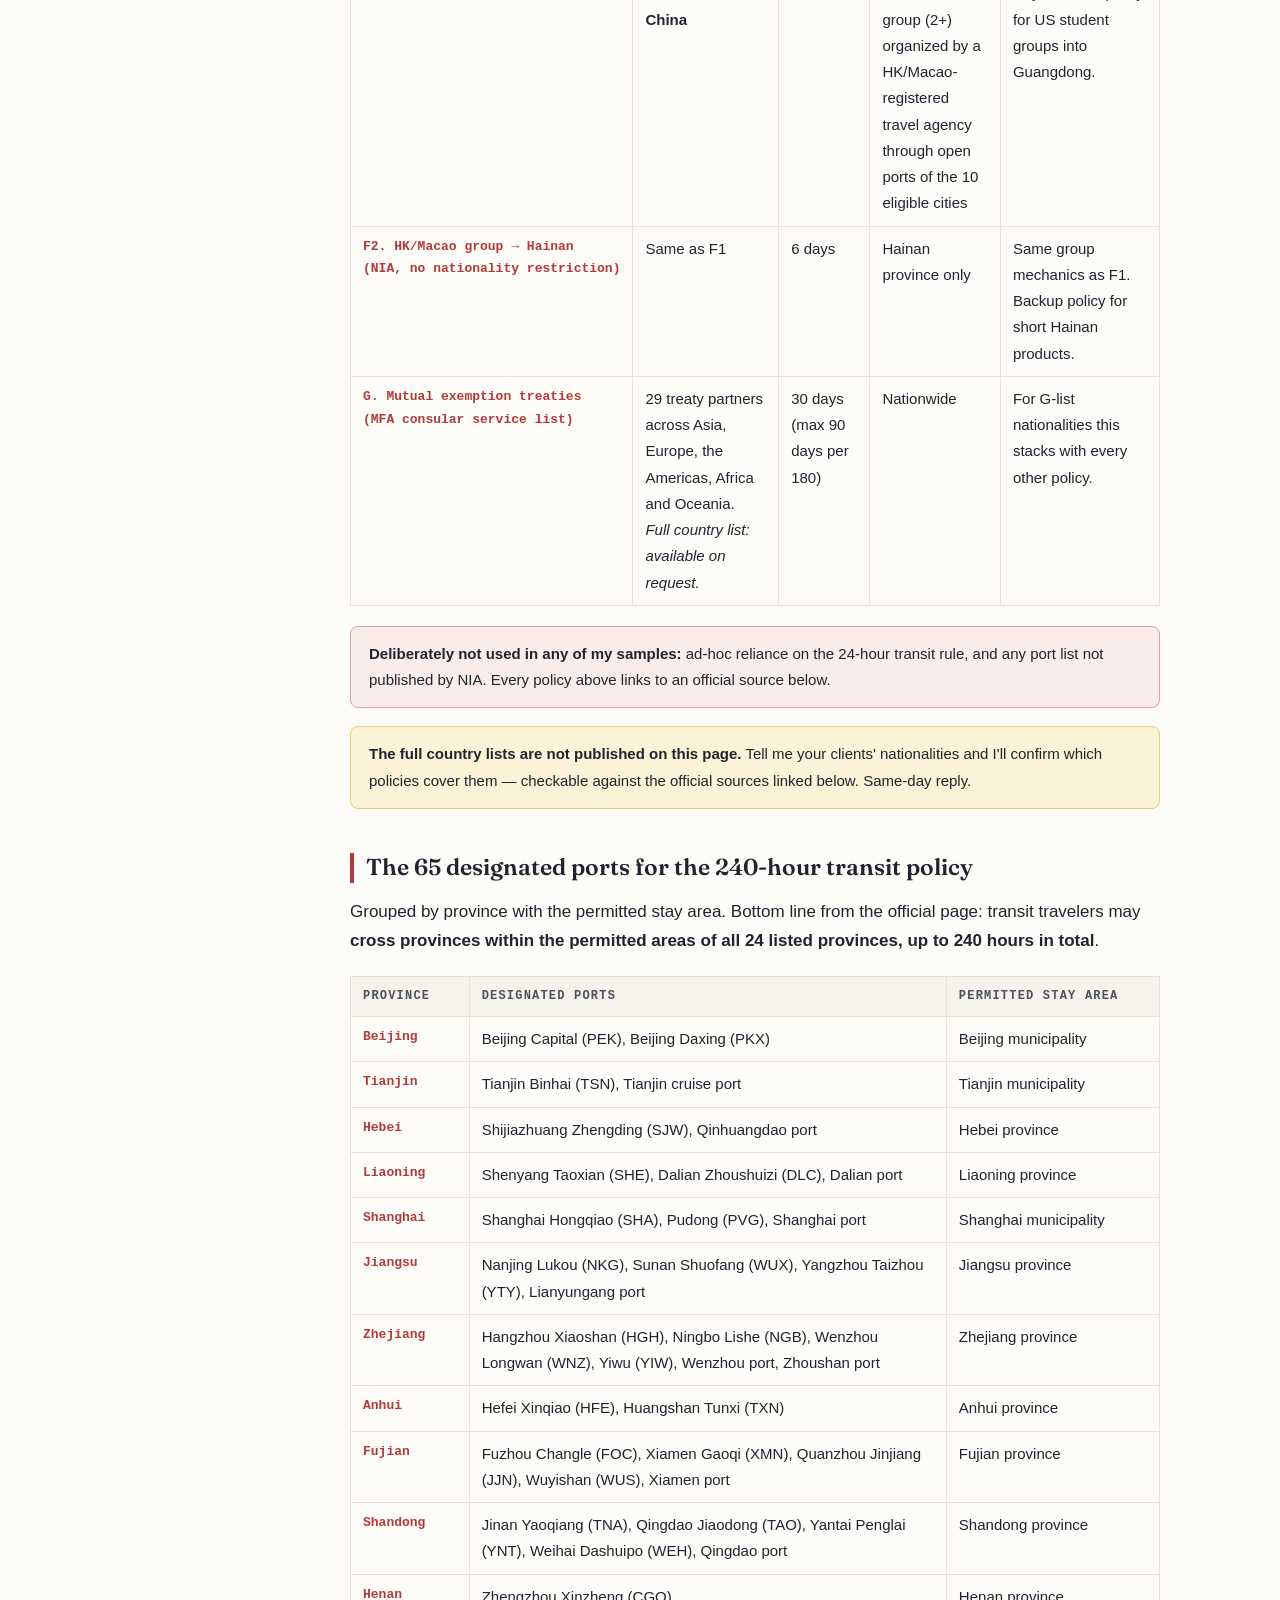
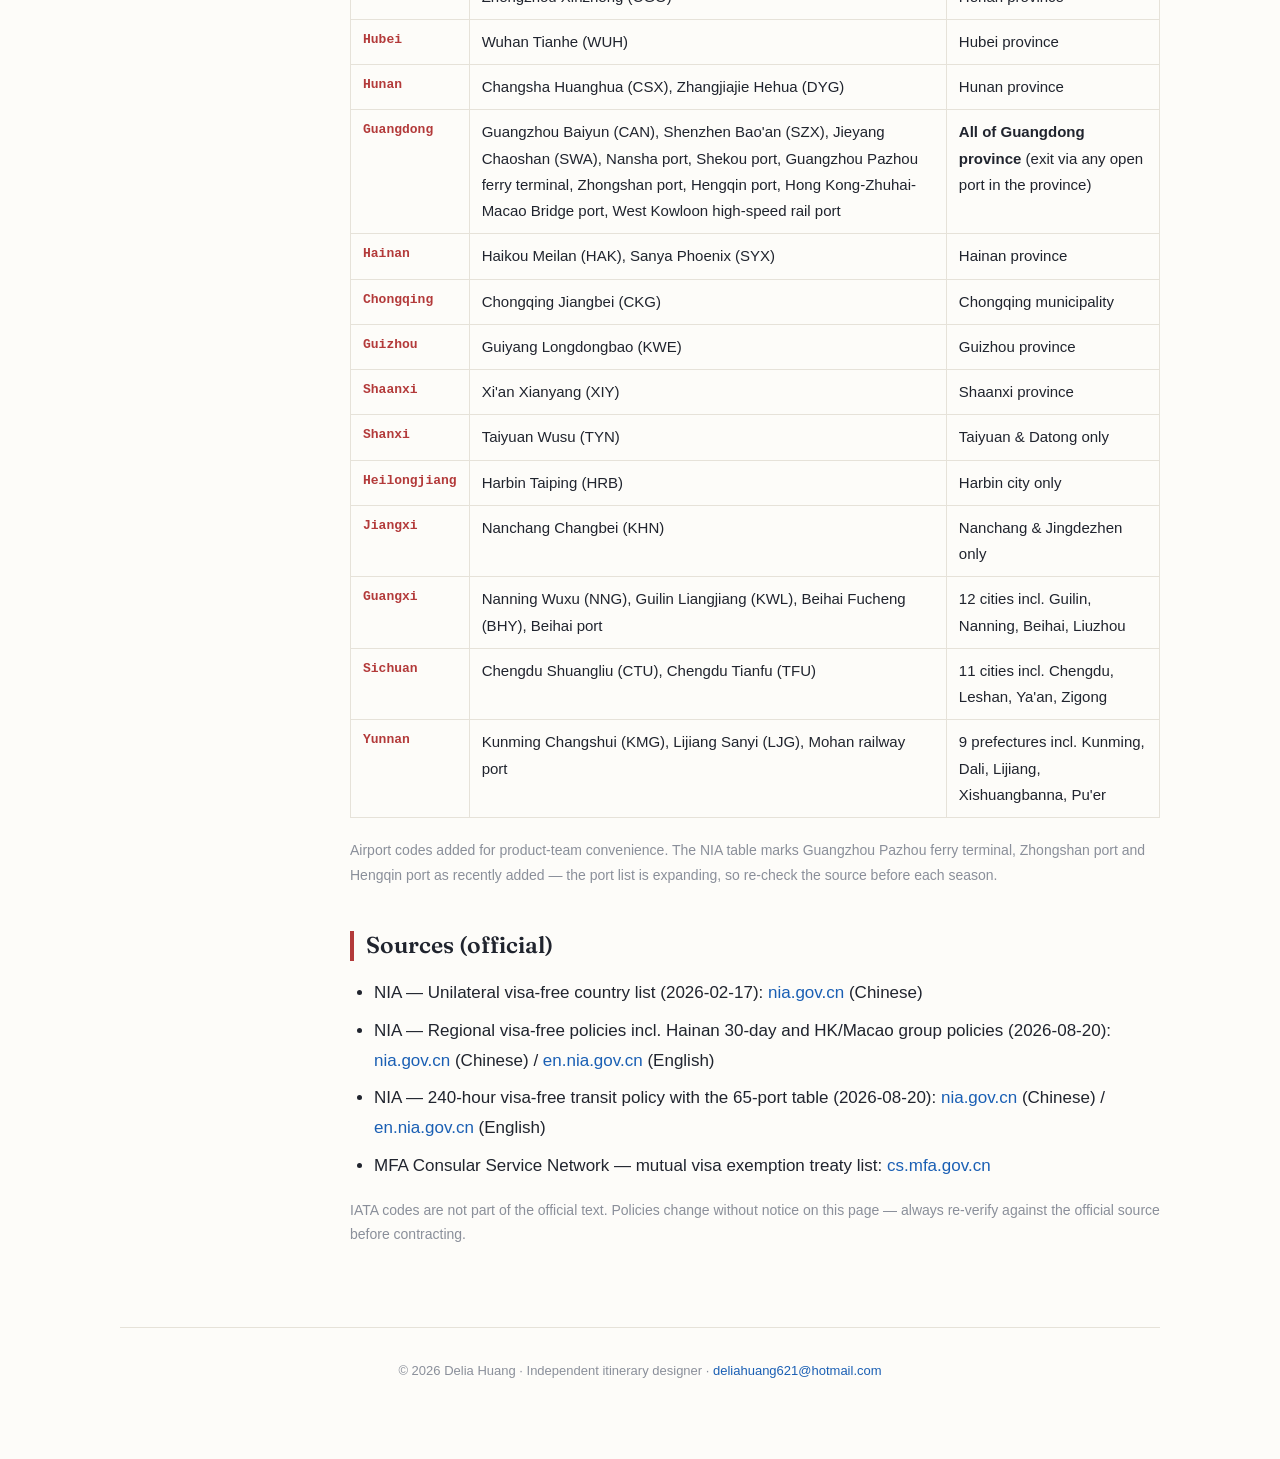
<file: visa-free-playbook.html>
<!DOCTYPE html>
<html lang="en">
<head>
<meta charset="UTF-8">
<meta name="viewport" content="width=device-width, initial-scale=1">
<title>China Visa-Free Playbook for Tour Operators — 5 Channels, Official NIA Sources | Delia Huang</title>
<meta name="description" content="All five visa-free policies to China relevant to group travel: unilateral 30-day waiver (50 countries), 240-hour transit (57 countries incl. US/CA/MX), Hainan 30-day (61 countries), and Hong Kong/Macao group policies with no nationality restriction. 65 designated ports listed, official NIA sources linked.">
<meta property="og:title" content="China Visa-Free Playbook for Tour Operators">
<meta property="og:description" content="Which nationalities enter China visa-free, for how many days, through which of the 65 designated ports — every claim linked to official NIA sources.">
<meta property="og:type" content="article">
<meta property="og:url" content="https://deliahuang621-png.github.io/china-inbound-tours/visa-free-playbook.html">
<script type="application/ld+json">
{
  "@context": "https://schema.org",
  "@type": "Article",
  "headline": "China Visa-Free Playbook for Tour Operators",
  "dateModified": "2026-10-01",
  "inLanguage": "en",
  "author": { "@type": "Person", "name": "Delia Huang", "email": "mailto:deliahuang621@hotmail.com" },
  "about": { "@type": "Thing", "name": "China visa-free entry policies for group travel" }
}
</script>
<script type="application/ld+json">
{
  "@context": "https://schema.org",
  "@type": "FAQPage",
  "mainEntity": [
    {
      "@type": "Question",
      "name": "Can US citizens travel to China without a visa?",
      "acceptedAnswer": { "@type": "Answer", "text": "Yes, through three policies: (1) 240-hour visa-free transit through 65 designated ports in 24 provinces, requiring a confirmed onward ticket to a third country or region; (2) Hainan 30-day visa-free entry, limited to Hainan province; (3) 6-day visa-free entry to Guangdong or Hainan as part of a tour group organized by a Hong Kong or Macao registered travel agency. For itineraries beyond these policies or longer than allowed, a visa is required." }
    },
    {
      "@type": "Question",
      "name": "What is the 240-hour visa-free transit policy of China?",
      "acceptedAnswer": { "@type": "Answer", "text": "Nationals of 57 countries including the US, Canada, Mexico, UK, Australia, New Zealand, Russia and most of Europe may enter China visa-free through 65 designated ports in 24 provinces, stay up to 240 hours (10 days), and move within the permitted areas across those provinces. Requirements: a regular passport (worded 'ordinary passport' in NIA's official English) and a confirmed onward ticket with fixed date and seat to a third country or region (returning to the departure country does not qualify). Tourism, business, visits and family reunions are allowed; work, study and news reporting are not." }
    },
    {
      "@type": "Question",
      "name": "Which nationalities can enter Hainan, China visa-free?",
      "acceptedAnswer": { "@type": "Answer", "text": "Citizens of 61 countries including the US, Canada, Mexico, UK, Australia, New Zealand, Russia, most of Europe, Japan, South Korea, Singapore, Malaysia, Thailand and the Philippines can enter Hainan visa-free for up to 30 days for tourism, business, visits, family visits, medical treatment, exhibitions and sports. The activity area is limited to Hainan province." }
    },
    {
      "@type": "Question",
      "name": "Is there a visa-free way to visit Guangdong (Canton) province?",
      "acceptedAnswer": { "@type": "Answer", "text": "Yes. Citizens of any country that has diplomatic relations with China can enter Guangdong visa-free for up to 6 days as part of a tour group (2 or more people) organized by a travel agency registered in Hong Kong or Macao, entering and leaving as a group through the open ports of the 10 eligible cities (Guangzhou, Shenzhen, Zhuhai, Foshan, Dongguan, Zhongshan, Jiangmen, Huizhou, Zhaoqing and Shantou). The stay area covers all of Guangdong province." }
    }
  ]
}
</script>
<link rel="preconnect" href="https://fonts.googleapis.com">
<link rel="preconnect" href="https://fonts.gstatic.com" crossorigin>
<link href="https://fonts.googleapis.com/css2?family=Fraunces:opsz,wght@9..144,500;9..144,600&family=IBM+Plex+Mono:wght@400;600&display=swap" rel="stylesheet">
<link rel="stylesheet" href="styles.css">
</head>
<body id="top" class="has-sidenav">
<header class="site-header">
  <div class="brand-block">
<div class="brand"><a href="index.html"><span class="chop" aria-hidden="true"><svg viewBox="0 0 48 48" width="30" height="30" role="img"><defs><filter id="chopBody" x="-30%" y="-30%" width="160%" height="160%"><feTurbulence type="fractalNoise" baseFrequency="0.085" numOctaves="4" seed="7" result="n"/><feDisplacementMap in="SourceGraphic" in2="n" scale="5.5"/></filter><filter id="chopChar" x="-20%" y="-20%" width="140%" height="140%"><feTurbulence type="fractalNoise" baseFrequency="0.32" numOctaves="3" seed="3" result="n"/><feDisplacementMap in="SourceGraphic" in2="n" scale="1.5"/></filter></defs><g filter="url(#chopBody)"><rect x="4.5" y="4.5" width="39" height="39" rx="6.5" fill="#b33a3a"/></g><image href="chop-liang.png" x="10.2" y="7" width="27.6" height="34" preserveAspectRatio="xMidYMid meet" filter="url(#chopChar)"/></svg></span>Delia Huang <span class="accent">— Itinerary designer</span></a></div>
  <div class="tagline">China inbound itinerary for international tour operators. Ground services by licensed Chinese tour operators.</div>
</div>
  <nav class="site-nav">
    <a href="index.html">Home</a>
    <a href="itineraries.html">Sample Itineraries</a>
    <a href="visa-free-playbook.html">Visa-Free Playbook</a>
    <a href="about.html">How I Work</a>
    <a href="contact.html">Contact</a>
  </nav>
</header>
<div class="page-body">
  <nav class="side-nav">
    <a href="#policies">The five policies</a>
    <a href="#ports">The 65 ports</a>
    <a href="#sources">Sources</a>
    <a href="contact.html">Request</a>
  </nav>
  <main>

<h1>China Visa-Free Playbook for Tour Operators</h1>
<p class="meta"><span class="badge verified">Official-source verified 2026-10-01</span> Sources: National Immigration Administration (NIA) of China, policy interpretations dated 2026-02-17 and 2026-08-20. Links at the bottom of this page.</p>

<p class="lede">Five visa-free policies decide who can sell what into China right now. An itinerary is only bookable
if its geography, day count and client nationality all fit within one of them. This page is the working
reference — written for product teams, not lawyers.</p>

<h2 id="policies">The five policies</h2>
<table>
<tr><th>Channel</th><th>Eligible nationalities</th><th>Max stay</th><th>Allowed area</th><th>Key conditions</th></tr>
<tr>
  <td><strong>A. Unilateral 30-day waiver</strong><br>(NIA, 50 countries)</td>
  <td>50 countries — 35 in Europe, 7 in Asia, 6 in the Americas, 2 in Oceania.<br><em>Full country list: available on request.</em></td>
  <td>30 days (counted from 00:00 the day after entry)</td>
  <td>Nationwide, all purposes incl. tourism, business, exchange visits</td>
  <td>A regular passport — "ordinary passport" in NIA's official English. (Diplomatic and service passports follow different rules.) The default policy for A-list nationalities.</td>
</tr>
<tr>
  <td><strong>B. 240-hour transit waiver</strong><br>(NIA, 57 countries)</td>
  <td>57 countries — 40 in Europe, 9 in Asia, 6 in the Americas, 2 in Oceania.<br><em>Full country list: available on request.</em></td>
  <td>240 hours (10 days)</td>
  <td>Enter via any of 65 designated ports in 24 provinces; move freely within the permitted areas across those provinces</td>
  <td>Confirmed onward ticket (fixed date + seat) to a <em>third</em> country or region — returning to the departure country does not qualify. Hong Kong and Macao count as third regions. <strong>Study, work and news reporting are excluded.</strong> School study tours cannot use this policy.</td>
</tr>
<tr>
  <td><strong>C. Hainan 30-day waiver</strong><br>(NIA, 61 countries)</td>
  <td>61 countries — 39 in Europe, 14 in Asia, 6 in the Americas, 2 in Oceania.<br><em>Full country list: available on request.</em></td>
  <td>30 days</td>
  <td>Hainan province only</td>
  <td>Tourism, business, visits, family, medical, exhibitions, sports. Work and study excluded.</td>
</tr>
<tr>
  <td><strong>F1. HK/Macao group → Guangdong</strong><br>(NIA, no nationality restriction)</td>
  <td>Citizens of <strong>any country with diplomatic relations with China</strong></td>
  <td>6 days</td>
  <td>All of Guangdong province; enter/exit as a group (2+) organized by a HK/Macao-registered travel agency through open ports of the 10 eligible cities</td>
  <td>Group must travel as a unit (group in, group out). The only fully visa-free policy for US student groups into Guangdong.</td>
</tr>
<tr>
  <td><strong>F2. HK/Macao group → Hainan</strong><br>(NIA, no nationality restriction)</td>
  <td>Same as F1</td>
  <td>6 days</td>
  <td>Hainan province only</td>
  <td>Same group mechanics as F1. Backup policy for short Hainan products.</td>
</tr>
<tr>
  <td><strong>G. Mutual exemption treaties</strong><br>(MFA consular service list)</td>
  <td>29 treaty partners across Asia, Europe, the Americas, Africa and Oceania.<br><em>Full country list: available on request.</em></td>
  <td>30 days (max 90 days per 180)</td>
  <td>Nationwide</td>
  <td>For G-list nationalities this stacks with every other policy.</td>
</tr>
</table>

<div class="callout red"><strong>Deliberately not used in any of my samples:</strong> ad-hoc reliance on the 24-hour transit rule, and any port list not published by NIA. Every policy above links to an official source below.</div>

<div class="callout"><strong>The full country lists are not published on this page.</strong> Tell me your
clients' nationalities and I'll confirm which policies cover them — checkable against the official sources
linked below. Same-day reply.</div>

<h2 id="ports">The 65 designated ports for the 240-hour transit policy</h2>
<p>Grouped by province with the permitted stay area. Bottom line from the official page: transit travelers may
<strong>cross provinces within the permitted areas of all 24 listed provinces, up to 240 hours in total</strong>.</p>

<table>
<tr><th>Province</th><th>Designated ports</th><th>Permitted stay area</th></tr>
<tr><td>Beijing</td><td>Beijing Capital (PEK), Beijing Daxing (PKX)</td><td>Beijing municipality</td></tr>
<tr><td>Tianjin</td><td>Tianjin Binhai (TSN), Tianjin cruise port</td><td>Tianjin municipality</td></tr>
<tr><td>Hebei</td><td>Shijiazhuang Zhengding (SJW), Qinhuangdao port</td><td>Hebei province</td></tr>
<tr><td>Liaoning</td><td>Shenyang Taoxian (SHE), Dalian Zhoushuizi (DLC), Dalian port</td><td>Liaoning province</td></tr>
<tr><td>Shanghai</td><td>Shanghai Hongqiao (SHA), Pudong (PVG), Shanghai port</td><td>Shanghai municipality</td></tr>
<tr><td>Jiangsu</td><td>Nanjing Lukou (NKG), Sunan Shuofang (WUX), Yangzhou Taizhou (YTY), Lianyungang port</td><td>Jiangsu province</td></tr>
<tr><td>Zhejiang</td><td>Hangzhou Xiaoshan (HGH), Ningbo Lishe (NGB), Wenzhou Longwan (WNZ), Yiwu (YIW), Wenzhou port, Zhoushan port</td><td>Zhejiang province</td></tr>
<tr><td>Anhui</td><td>Hefei Xinqiao (HFE), Huangshan Tunxi (TXN)</td><td>Anhui province</td></tr>
<tr><td>Fujian</td><td>Fuzhou Changle (FOC), Xiamen Gaoqi (XMN), Quanzhou Jinjiang (JJN), Wuyishan (WUS), Xiamen port</td><td>Fujian province</td></tr>
<tr><td>Shandong</td><td>Jinan Yaoqiang (TNA), Qingdao Jiaodong (TAO), Yantai Penglai (YNT), Weihai Dashuipo (WEH), Qingdao port</td><td>Shandong province</td></tr>
<tr><td>Henan</td><td>Zhengzhou Xinzheng (CGO)</td><td>Henan province</td></tr>
<tr><td>Hubei</td><td>Wuhan Tianhe (WUH)</td><td>Hubei province</td></tr>
<tr><td>Hunan</td><td>Changsha Huanghua (CSX), Zhangjiajie Hehua (DYG)</td><td>Hunan province</td></tr>
<tr><td>Guangdong</td><td>Guangzhou Baiyun (CAN), Shenzhen Bao'an (SZX), Jieyang Chaoshan (SWA), Nansha port, Shekou port, Guangzhou Pazhou ferry terminal, Zhongshan port, Hengqin port, Hong Kong-Zhuhai-Macao Bridge port, West Kowloon high-speed rail port</td><td><strong>All of Guangdong province</strong> (exit via any open port in the province)</td></tr>
<tr><td>Hainan</td><td>Haikou Meilan (HAK), Sanya Phoenix (SYX)</td><td>Hainan province</td></tr>
<tr><td>Chongqing</td><td>Chongqing Jiangbei (CKG)</td><td>Chongqing municipality</td></tr>
<tr><td>Guizhou</td><td>Guiyang Longdongbao (KWE)</td><td>Guizhou province</td></tr>
<tr><td>Shaanxi</td><td>Xi'an Xianyang (XIY)</td><td>Shaanxi province</td></tr>
<tr><td>Shanxi</td><td>Taiyuan Wusu (TYN)</td><td>Taiyuan & Datong only</td></tr>
<tr><td>Heilongjiang</td><td>Harbin Taiping (HRB)</td><td>Harbin city only</td></tr>
<tr><td>Jiangxi</td><td>Nanchang Changbei (KHN)</td><td>Nanchang & Jingdezhen only</td></tr>
<tr><td>Guangxi</td><td>Nanning Wuxu (NNG), Guilin Liangjiang (KWL), Beihai Fucheng (BHY), Beihai port</td><td>12 cities incl. Guilin, Nanning, Beihai, Liuzhou</td></tr>
<tr><td>Sichuan</td><td>Chengdu Shuangliu (CTU), Chengdu Tianfu (TFU)</td><td>11 cities incl. Chengdu, Leshan, Ya'an, Zigong</td></tr>
<tr><td>Yunnan</td><td>Kunming Changshui (KMG), Lijiang Sanyi (LJG), Mohan railway port</td><td>9 prefectures incl. Kunming, Dali, Lijiang, Xishuangbanna, Pu'er</td></tr>
</table>

<p class="meta">Airport codes added for product-team convenience. The NIA table marks Guangzhou Pazhou ferry terminal, Zhongshan port and Hengqin port as recently added — the port list is expanding, so re-check the source before each season.</p>

<h2 id="sources">Sources (official)</h2>
<ul>
<li>NIA — Unilateral visa-free country list (2026-02-17): <a href="https://www.nia.gov.cn/n741440/n741577/c1731154/content.html">nia.gov.cn</a> (Chinese)</li>
<li>NIA — Regional visa-free policies incl. Hainan 30-day and HK/Macao group policies (2026-08-20): <a href="https://www.nia.gov.cn/n741440/n741577/c1699641/content.html">nia.gov.cn</a> (Chinese) / <a href="https://en.nia.gov.cn/n147418/n147463/c180637/content.html">en.nia.gov.cn</a> (English)</li>
<li>NIA — 240-hour visa-free transit policy with the 65-port table (2026-08-20): <a href="https://www.nia.gov.cn/n741440/n741577/c1731205/content.html">nia.gov.cn</a> (Chinese) / <a href="https://en.nia.gov.cn/n147418/n147463/c183412/content.html">en.nia.gov.cn</a> (English)</li>
<li>MFA Consular Service Network — mutual visa exemption treaty list: <a href="https://cs.mfa.gov.cn/gyls/lsgz/fwxx/202504/t20250414_11594222.shtml">cs.mfa.gov.cn</a></li>
</ul>
<p class="meta">IATA codes are not part of the official text. Policies change without notice on this page — always re-verify against the official source before contracting.</p>

  </main>
</div>
<footer class="site-footer">
  <p>© 2026 Delia Huang · Independent itinerary designer · <a href="mailto:deliahuang621@hotmail.com">deliahuang621@hotmail.com</a></p>
</footer>
<a href="#top" class="to-top" aria-label="Back to top"><span class="tt-btn">↑</span><span class="tt-label">Back to top</span></a>
<script>
(function () {
  var b = document.querySelector('.to-top');
  if (!b) return;
  addEventListener('scroll', function () {
    b.classList.toggle('show', scrollY > 500);
  }, { passive: true });
})();
</script>
</body>
</html>
</file>
<file: styles.css>
/* Delia Huang — China Inbound Itineraries
   台账 × 印章：paper / ink / vermilion seal / jade verification */

:root {
  color-scheme: light;
  --paper: #fdfcf9;
  --paper-deep: #f6f3ec;
  --ink: #20242e;
  --ink-soft: #4b5160;
  --mist: #8a8f9a;
  --vermilion: #b33a3a;
  --vermilion-deep: #8f2b2b;
  --jade: #2e6b52;
  --hairline: #e6e2d9;
  --stamp-border: #c47070;
}

* { box-sizing: border-box; }

html { scroll-behavior: smooth; }

body {
  max-width: 1080px; margin: 0 auto; padding: 28px 20px 64px;
  font-family: -apple-system, "Segoe UI", Roboto, "Helvetica Neue", Arial, sans-serif;
  font-size: 17px; line-height: 1.75; color: var(--ink); background: var(--paper);
  -webkit-font-smoothing: antialiased;
}

a { color: #1a5fb4; text-decoration: none; }
a:hover { text-decoration: underline; }
a:focus-visible, button:focus-visible, input:focus-visible {
  outline: 2px solid var(--vermilion); outline-offset: 2px; border-radius: 2px;
}

/* ---------- header：经典报头，左品牌右横排导航（同行基线） ---------- */
.site-header {
  border-bottom: 3px solid var(--vermilion); padding-bottom: 16px; margin-bottom: 34px;
  display: flex; justify-content: space-between; align-items: flex-start;
  gap: 16px 32px; flex-wrap: wrap;
}
.site-header .brand-block { min-width: 0; flex: 1 1 360px; }
.site-header .brand { font-size: 22px; font-weight: 700; line-height: 1.4; }
.site-header .brand a {
  color: var(--ink); display: flex; align-items: center; gap: 11px;
  flex-wrap: nowrap; white-space: nowrap;
}
.site-header .brand a:hover { text-decoration: none; }
.site-header .brand .accent { color: var(--vermilion); }
.site-header .tagline {
  color: var(--ink-soft); font-size: 14px; margin-top: 8px; max-width: 62ch; line-height: 1.6;
}
.site-nav {
  margin-top: 6px; padding: 0;
  display: flex; flex-wrap: wrap; justify-content: flex-end; align-items: baseline; gap: 6px 24px;
  flex: 0 1 auto;
}
.site-nav a {
  color: var(--ink-soft);
  font-family: ui-monospace, "SF Mono", SFMono-Regular, Menlo, Consolas, monospace;
  font-size: 13px; letter-spacing: .04em; text-transform: uppercase; margin-right: 0;
}
.site-nav a:hover { color: var(--vermilion); text-decoration: none; }
@media (max-width: 640px) {
  .site-nav { flex-basis: 100%; justify-content: flex-start; margin-top: 0; }
  .site-header .brand { font-size: 17px; }
  .chop svg { width: 26px; height: 26px; }
}

/* 名章：白文石章（SVG 石刻滤镜），微斜，悬停转正；悬于栏外如押角章 */
.chop {
  display: inline-block; flex: 0 0 auto; transform: rotate(-3deg);
  margin-right: 0; vertical-align: 0; line-height: 0;
}
.chop svg { display: block; width: 34px; height: 34px; }
a:hover .chop { transform: rotate(0deg); }

/* ---------- type ---------- */
h1 {
  font-family: "Fraunces", "Iowan Old Style", Georgia, "Times New Roman", serif;
  font-weight: 600; font-size: 34px; line-height: 1.2; letter-spacing: -0.01em;
  margin: 0 0 14px; color: var(--ink);
}
h2 {
  font-family: "Fraunces", "Iowan Old Style", Georgia, serif;
  font-weight: 600; font-size: 23px; line-height: 1.3;
  margin: 44px 0 14px; padding-left: 12px;
  border-left: 4px solid var(--vermilion);
}
h3 { font-size: 18px; margin: 28px 0 10px; }

.eyebrow {
  font-family: ui-monospace, "SF Mono", SFMono-Regular, Menlo, Consolas, monospace;
  font-size: 12px; letter-spacing: .14em; text-transform: uppercase;
  color: var(--vermilion); margin: 0 0 10px;
}

p { margin: 14px 0; }
ul, ol { padding-left: 24px; }
li { margin: 8px 0; }

blockquote { margin: 16px 0; padding: 8px 16px; border-left: 4px solid var(--hairline); color: var(--ink-soft); background: var(--paper-deep); }
blockquote p { margin: 6px 0; }

/* ---------- ledger tables（行程分户账） ---------- */
table { border-collapse: collapse; width: 100%; margin: 20px 0; font-size: 15px; display: block; overflow-x: auto; }
th, td { border: 1px solid var(--hairline); padding: 9px 12px; text-align: left; vertical-align: top; }
th {
  background: var(--paper-deep); color: var(--ink-soft);
  font-family: ui-monospace, "SF Mono", SFMono-Regular, Menlo, Consolas, monospace;
  font-size: 12px; letter-spacing: .1em; text-transform: uppercase; font-weight: 600;
}
td:first-child {
  font-family: ui-monospace, "SF Mono", SFMono-Regular, Menlo, Consolas, monospace;
  font-size: 13px; color: var(--vermilion); white-space: nowrap; font-weight: 600;
}

hr { border: none; border-top: 1px solid var(--hairline); margin: 32px 0; }

/* ---------- stamps & badges（验讫章体系） ---------- */
.badge {
  display: inline-block; font-size: 12px; border-radius: 3px; padding: 1px 8px; margin-right: 6px;
  font-family: ui-monospace, "SF Mono", SFMono-Regular, Menlo, Consolas, monospace;
  letter-spacing: .08em; text-transform: uppercase; font-weight: 600;
}
/* Sample = 入境验讫章：红虚线框、微旋转 */
.badge.sample {
  background: transparent; color: var(--vermilion);
  border: 1.5px dashed var(--stamp-border); border-radius: 3px;
  transform: rotate(-1.5deg); padding: 1px 9px;
}
.badge.verified { background: #e3f2ea; color: var(--jade); }
.badge.soon { background: #e3eef8; color: #1a5fb4; }

/* ---------- cards ---------- */
.card-grid { display: grid; grid-template-columns: repeat(auto-fill, minmax(340px, 1fr)); gap: 16px; margin: 20px 0; }
.itinerary-card { border: 1px solid var(--hairline); border-radius: 8px; padding: 18px 20px; background: #fff; }
.itinerary-card .title { font-size: 18px; font-weight: 700; margin-bottom: 4px; }
.itinerary-card .tagline { color: var(--ink-soft); font-size: 15px; margin: 4px 0; }
.itinerary-card .facts { font-size: 14px; color: var(--ink-soft); margin-top: 10px; }
.itinerary-card .facts span { display: inline-block; margin-right: 12px; }

/* ---------- CTA（朱印横幅） ---------- */
.cta-band {
  margin: 40px 0; padding: 26px 28px;
  border: 2px solid var(--vermilion); border-radius: 8px;
  background: linear-gradient(180deg, #fdf7f4 0%, #faf1ec 100%);
}
.cta-band .cta-title {
  font-family: "Fraunces", "Iowan Old Style", Georgia, serif;
  font-size: 22px; font-weight: 600; margin-bottom: 8px;
}
.cta-band p { margin: 8px 0; }
.cta-band a { color: var(--vermilion); font-weight: 700; }

/* ---------- FAQ / callout ---------- */
.faq-item { border: 1px solid var(--hairline); border-radius: 8px; padding: 4px 18px 14px; margin: 16px 0; background: #fff; }
.faq-item h2 { border-left: none; padding-left: 0; font-size: 19px; }
.faq-source {
  font-size: 13px; color: var(--mist); margin: 8px 0 0;
  font-family: ui-monospace, "SF Mono", SFMono-Regular, Menlo, Consolas, monospace;
}
.callout { margin: 18px 0; padding: 14px 18px; border-radius: 8px; background: #faf3d7; border: 1px solid #e3cf7a; font-size: 15px; }
.callout.red { background: #faeceb; border-color: #dba3a3; }

/* ---------- meta / lede / signature ---------- */
.meta { color: var(--mist); font-size: 14px; margin: 4px 0 20px; }
.lede { font-size: 19px; color: var(--ink-soft); line-height: 1.65; }
.signature { margin-top: 40px; padding-top: 16px; border-top: 1px solid var(--hairline); color: var(--mist); }

/* ---------- facts（mono 事实条） ---------- */
.facts span {
  font-family: ui-monospace, "SF Mono", SFMono-Regular, Menlo, Consolas, monospace;
  font-size: 13px; letter-spacing: .02em;
}

/* ---------- footer ---------- */
.site-footer { margin-top: 60px; padding-top: 18px; border-top: 1px solid var(--hairline); color: var(--mist); font-size: 13px; text-align: center; }

/* ---------- responsive ---------- */
@media (max-width: 640px) {
  body { font-size: 16px; }
  .card-grid { grid-template-columns: 1fr; }
  h1 { font-size: 27px; }
}

/* ---------- 左侧章节导航（长页台账索引） ---------- */
.page-body { display: flex; gap: 40px; align-items: flex-start; }
.page-body main.narrow { max-width: 780px; margin: 0 auto; }
.side-nav { position: sticky; top: 24px; flex: 0 0 190px; font-size: 14px; padding-top: 6px; }
.side-nav a {
  display: block; padding: 6px 0 6px 12px; color: var(--mist);
  border-left: 2px solid var(--hairline);
  font-family: ui-monospace, "SF Mono", SFMono-Regular, Menlo, Consolas, monospace;
  font-size: 12.5px; letter-spacing: .03em; line-height: 1.5;
}
.side-nav a:hover { color: var(--vermilion); border-left-color: var(--vermilion); text-decoration: none; }
.page-body main { flex: 1; min-width: 0; }
[id] { scroll-margin-top: 20px; }
@media (max-width: 900px) {
  .page-body { display: block; }
  .side-nav { display: none; }
  body { max-width: 820px; }
}

/* ---------- 自选超市：模块清单 + 询价面板 ---------- */
.mod-list { list-style: none; padding-left: 0; }
.mod-list li { margin: 8px 0; }
.mod-list label {
  display: block; padding: 10px 14px; border: 1px solid var(--hairline); border-radius: 6px;
  cursor: pointer; font-size: 15px; background: #fff; transition: border-color .15s ease, background .15s ease;
}
.mod-list label:hover { border-color: var(--stamp-border); }
.mod-list input[type="checkbox"] { margin-right: 10px; accent-color: var(--vermilion); }
.mod-list input[type="checkbox"]:checked + strong { color: var(--vermilion); }

.inquiry-panel {
  margin: 22px 0; padding: 24px;
  border: 2px solid var(--vermilion); border-radius: 8px;
  background: linear-gradient(180deg, #fdf7f4 0%, #faf1ec 100%);
}
.inquiry-panel #sel-summary ul { margin: 8px 0; }
.inquiry-panel #sel-summary li { font-size: 14px; }

.form-grid { display: grid; grid-template-columns: 1fr 1fr; gap: 14px 18px; margin: 18px 0; }
.form-grid label {
  font-size: 13px; color: var(--ink-soft);
  font-family: ui-monospace, "SF Mono", SFMono-Regular, Menlo, Consolas, monospace;
  letter-spacing: .05em; text-transform: uppercase;
}
.form-grid input {
  width: 100%; margin-top: 6px; padding: 9px 12px; border: 1px solid var(--hairline); border-radius: 5px;
  font-size: 15px; font-family: inherit; box-sizing: border-box; background: #fff;
}
.form-grid input:focus { outline: 2px solid var(--vermilion); outline-offset: -1px; }
.req { color: var(--vermilion); }
.form-error { color: var(--vermilion); font-size: 14px; font-weight: 600; }

.send-btn {
  background: var(--vermilion); color: var(--paper); border: none; border-radius: 6px;
  padding: 13px 26px; font-size: 16px; font-family: inherit; font-weight: 600;
  cursor: pointer; letter-spacing: .02em;
  transition: background .15s ease, transform .1s ease;
}
.send-btn:hover { background: var(--vermilion-deep); }
.send-btn:active { transform: translateY(1px); }

@media (max-width: 640px) { .form-grid { grid-template-columns: 1fr; } }

@media (prefers-reduced-motion: reduce) {
  html { scroll-behavior: auto; }
  .chop, .badge.sample, .mod-list label, .send-btn { transition: none; }
}

/* 回顶小印：滚动后浮现；方块 + 下方 Back to top 文字 */
.to-top {
  position: fixed; right: 32px; bottom: 48px; z-index: 10;
  display: flex; flex-direction: column; align-items: center; gap: 6px;
  text-decoration: none;
  opacity: 0; pointer-events: none; transition: opacity .2s ease;
}
.to-top .tt-btn {
  width: 40px; height: 40px; line-height: 40px; text-align: center;
  background: var(--vermilion); color: var(--paper); border-radius: 5px; font-size: 20px;
  transition: background .15s ease;
}
.to-top .tt-label {
  font-family: ui-monospace, "SF Mono", SFMono-Regular, Menlo, Consolas, monospace;
  font-size: 11px; letter-spacing: .08em; text-transform: uppercase; color: var(--ink-soft);
}
.to-top:hover { text-decoration: none; opacity: .95; }
.to-top:hover .tt-btn { background: var(--vermilion-deep); }
.to-top.show { opacity: .5; pointer-events: auto; }
@media (prefers-reduced-motion: reduce) {
  .to-top, .to-top .tt-btn { transition: none; }
}
</file>
